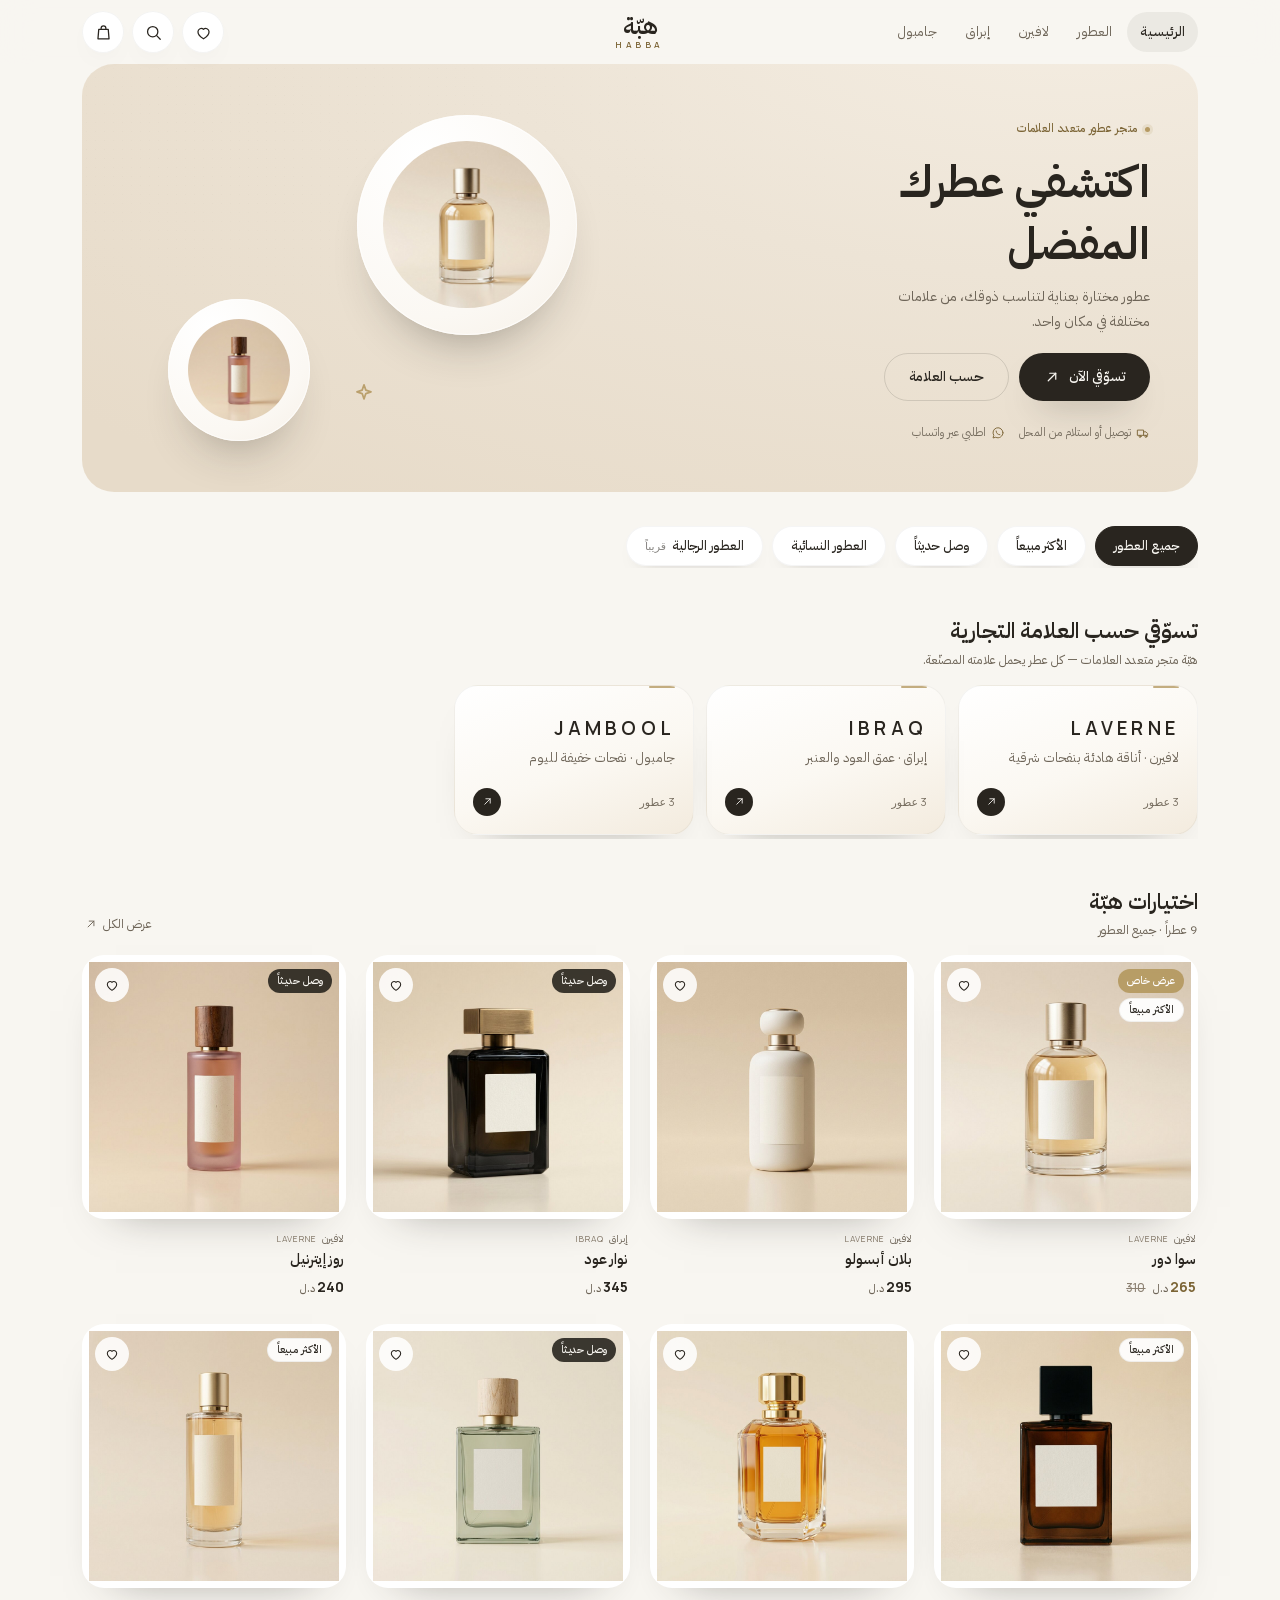
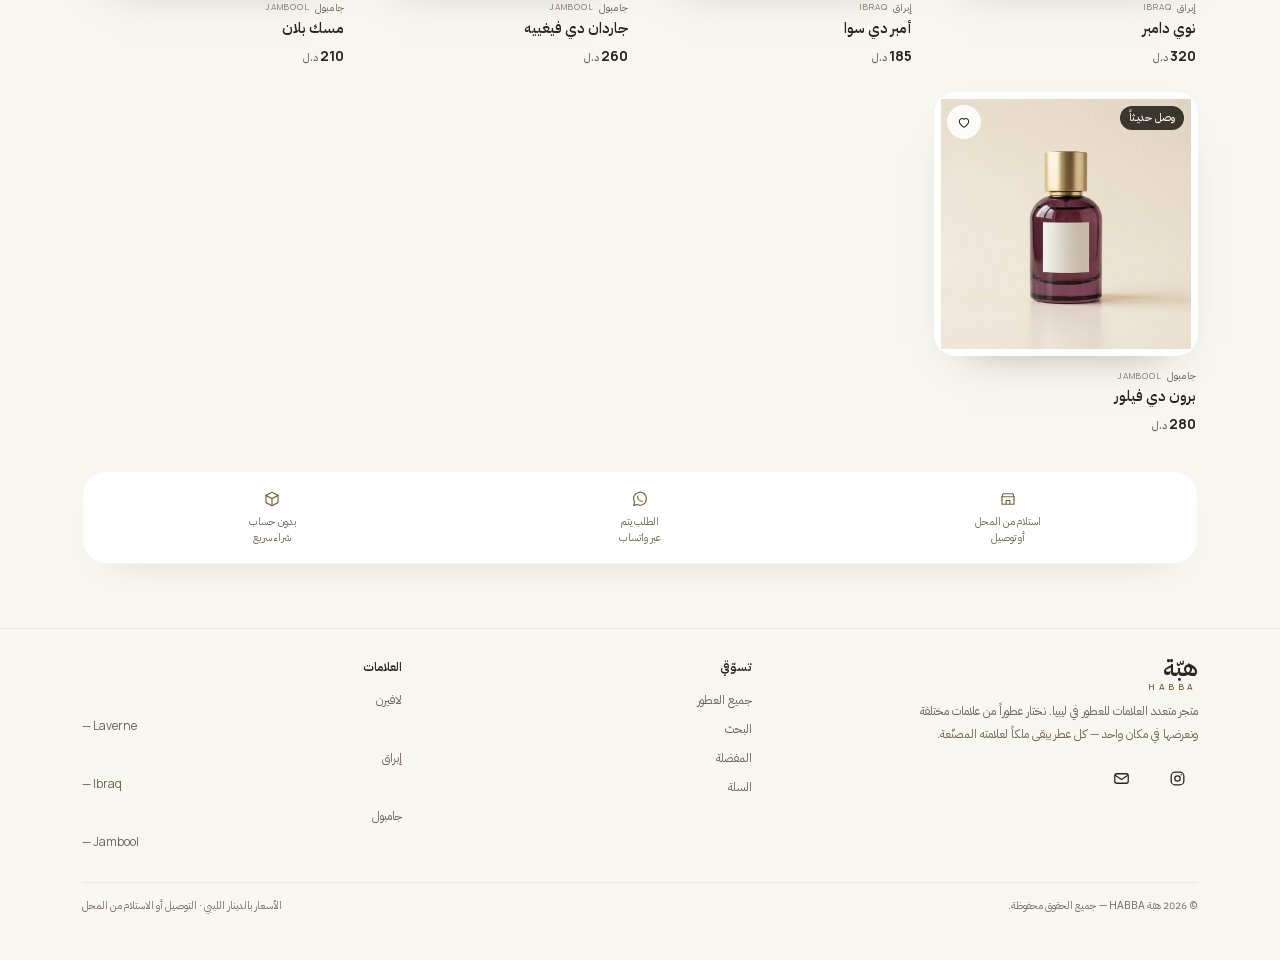
<file: habba/index.html>
<!DOCTYPE html>
<html lang="ar" dir="rtl">
<head>
  <meta charset="UTF-8">
  <meta name="viewport" content="width=device-width, initial-scale=1, viewport-fit=cover">
  <meta name="theme-color" content="#F8F6F1">
  <title>هبّة HABBA — عطور من علامات مختارة</title>
  <meta name="description" content="هبّة — متجر عطور متعدد العلامات في ليبيا. عطور نسائية من لافيرن، إبراق، جامبول وعلامات أخرى. توصيل أو استلام من المحل، والطلب عبر واتساب.">
  <link rel="icon" href="assets/img/og.png" type="image/png">
  <link rel="apple-touch-icon" href="assets/img/og.png">
  <meta property="og:title" content="هبّة HABBA — عطور من علامات مختارة">
  <meta property="og:description" content="اكتشفي عطرك المفضل من علامات مختلفة في مكان واحد.">
  <meta property="og:image" content="assets/img/og.png">
  <meta property="og:type" content="website">
  <link rel="stylesheet" href="css/habba.css">
</head>
<body>
  <a class="skip-link" href="#main">تجاوز إلى المحتوى</a>

  <div id="app" role="main"></div>
  <div id="chrome"></div>

  <script src="js/config.js"></script>
  <script src="js/data.js"></script>
  <script src="js/app.js"></script>

  <!-- ملاحظة: لتصفح الموقع بدون سيرفر محلي يمكنك فتح الملف مباشرة.
       يُفضّل تشغيله عبر: python3 -m http.server 8080 -->
</body>
</html>
</file>
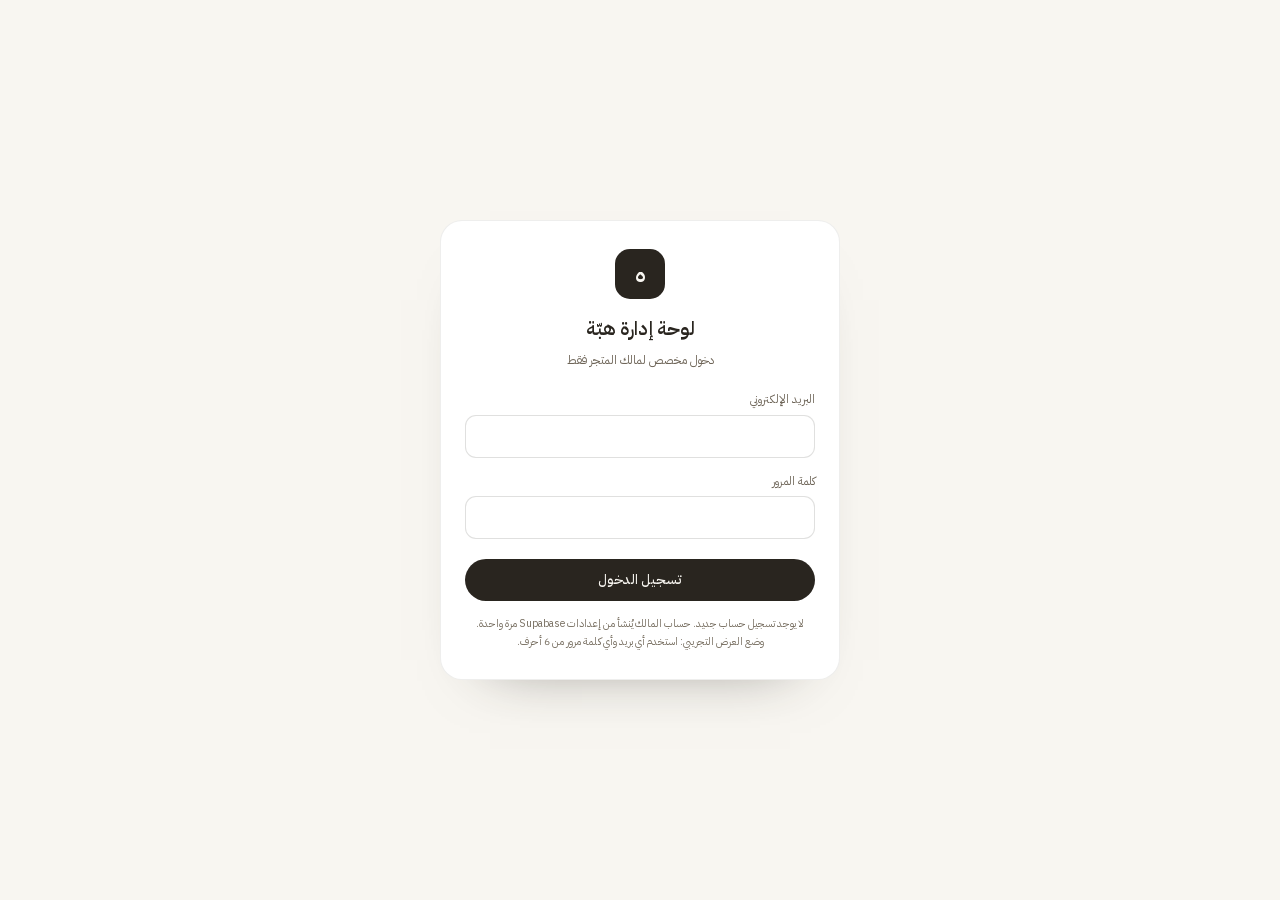
<file: habba/admin/index.html>
<!DOCTYPE html>
<html lang="ar" dir="rtl">
<head>
  <meta charset="UTF-8">
  <meta name="viewport" content="width=device-width, initial-scale=1">
  <meta name="theme-color" content="#F8F6F1">
  <meta name="robots" content="noindex, nofollow">
  <title>لوحة إدارة هبّة | HABBA Admin</title>
  <link rel="icon" href="assets/img/og.png" type="image/png">
  <link rel="stylesheet" href="css/admin.css">
</head>
<body class="adm">
  <div id="app" role="main"></div>

  <!-- ==========================================================================
       OFFLINE DEMO BACKEND
       Remove this script in production. It fakes a Supabase client in
       localStorage so the dashboard can be reviewed without a project.
       ========================================================================== -->
  <script src="js/supabase-mock.js"></script>

  <!-- ==========================================================================
       REAL SUPABASE CLIENT
       Production: load supabase-js v2 from a CDN (or self-host the ESM bundle)
       and delete js/supabase-mock.js above.

       <script src="https://cdn.jsdelivr.net/npm/@supabase/supabase-js@2"></script>
       ========================================================================== -->

  <script src="config.js"></script>
  <script src="js/db.js"></script>
  <script src="js/app.js"></script>
</body>
</html>
</file>
<file: habba/css/habba.css>
/* ============================================================
   HABBA — هبّة
   Premium multi-brand perfume storefront
   Design system: warm ivory surfaces, espresso type,
   champagne accents. Mobile-first, RTL.
   ============================================================ */

@import url("fonts.css");

/* ---------- Tokens ---------- */
:root {
  --espresso: #29251F;
  --espresso-90: rgba(41, 37, 31, 0.9);
  --espresso-70: rgba(41, 37, 31, 0.7);
  --gold: #B69A63;
  --gold-deep: #8C7342;
  --sand: #E9E0D2;
  --sand-50: #F2EBE0;
  --sand-30: #F6F1E8;
  --ivory: #F8F6F1;
  --taupe: #A69B8D;
  --ink: #221F1A;
  --ink-2: #6E6558;          /* accessible secondary text */
  --ink-3: #857C6E;
  --white: #FFFFFF;
  --line: rgba(41, 37, 31, 0.08);
  --line-strong: rgba(41, 37, 31, 0.14);

  --r-xl: 32px;
  --r-lg: 24px;
  --r-md: 18px;
  --r-sm: 12px;

  --shadow-card: 0 22px 44px -34px rgba(41, 37, 31, 0.5);
  --shadow-float: 0 18px 40px -18px rgba(41, 37, 31, 0.28);
  --shadow-pop: 0 30px 70px -24px rgba(41, 37, 31, 0.35);

  --font-ar: "IBM Plex Sans Arabic", "Tajawal", "Segoe UI", Tahoma, sans-serif;
  --font-en: "Manrope", "Inter", system-ui, sans-serif;

  --header-h: 64px;
  --nav-space: 108px;
  --wrap: 1180px;
  --ease: cubic-bezier(0.22, 0.7, 0.24, 1);
}

/* ---------- Reset & base ---------- */
*, *::before, *::after { box-sizing: border-box; }

html {
  -webkit-text-size-adjust: 100%;
  scroll-behavior: smooth;
}

body {
  margin: 0;
  background: var(--ivory);
  color: var(--espresso);
  font-family: var(--font-ar);
  font-size: 15.5px;
  line-height: 1.75;
  font-weight: 400;
  -webkit-font-smoothing: antialiased;
  text-rendering: optimizeLegibility;
  overflow-x: hidden;
}

img { max-width: 100%; display: block; }
a { color: inherit; text-decoration: none; }
button, input, select, textarea { font: inherit; color: inherit; }
button { background: none; border: 0; padding: 0; cursor: pointer; }
ul, ol { margin: 0; padding: 0; list-style: none; }
h1, h2, h3, h4, p { margin: 0; }
svg { display: block; }
::selection { background: var(--sand); color: var(--espresso); }

:focus-visible {
  outline: 2px solid var(--gold);
  outline-offset: 3px;
  border-radius: 8px;
}

.sr-only {
  position: absolute; width: 1px; height: 1px;
  padding: 0; margin: -1px; overflow: hidden;
  clip: rect(0 0 0 0); white-space: nowrap; border: 0;
}

.skip-link {
  position: fixed; inset-block-start: -60px; inset-inline-start: 16px;
  z-index: 200; background: var(--espresso); color: var(--ivory);
  padding: 10px 18px; border-radius: 999px; font-size: 13px;
  transition: inset-block-start 0.2s var(--ease);
}
.skip-link:focus { inset-block-start: 12px; }

.en, [lang="en"] {
  font-family: var(--font-en);
  direction: ltr;
  unicode-bidi: isolate;
}

/* ---------- Layout ---------- */
.container {
  width: 100%;
  max-width: var(--wrap);
  margin-inline: auto;
  padding-inline: clamp(16px, 4.2vw, 32px);
}

#app { padding-block-end: var(--nav-space); }
body.is-pdp #app, body.is-checkout #app { padding-block-end: 140px; }
body.no-nav #app { padding-block-end: 32px; }

.view { animation: viewIn 0.42s var(--ease) both; }
@keyframes viewIn {
  from { opacity: 0; transform: translateY(10px); }
  to { opacity: 1; transform: none; }
}

.section { margin-block-start: clamp(26px, 5vw, 44px); }
.section--tight { margin-block-start: clamp(18px, 3.6vw, 28px); }

.section-head {
  display: flex; align-items: flex-end; justify-content: space-between;
  gap: 12px; margin-block-end: 14px;
}
.section-title {
  font-size: clamp(18px, 3.1vw, 22px);
  font-weight: 600; line-height: 1.4; letter-spacing: 0;
}
.section-sub { font-size: 12.5px; color: var(--ink-2); margin-block-start: 2px; }
.link-more {
  display: inline-flex; align-items: center; gap: 5px;
  font-size: 12.5px; color: var(--ink-2); white-space: nowrap;
  padding: 6px 2px; transition: color 0.2s;
}
.link-more:hover { color: var(--espresso); }
.link-more svg { width: 14px; height: 14px; }

.rule { height: 1px; background: var(--line); border: 0; margin: 0; }

/* ---------- Buttons ---------- */
.btn {
  display: inline-flex; align-items: center; justify-content: center; gap: 8px;
  height: 52px; padding-inline: 26px;
  border-radius: 999px; font-size: 15px; font-weight: 500;
  transition: transform 0.2s var(--ease), background 0.25s, color 0.25s, box-shadow 0.25s;
  white-space: nowrap; -webkit-tap-highlight-color: transparent;
}
.btn:active { transform: scale(0.975); }
.btn svg { width: 18px; height: 18px; }

.btn--primary {
  background: var(--espresso); color: var(--ivory);
  box-shadow: 0 18px 34px -20px rgba(41, 37, 31, 0.65);
}
.btn--primary:hover { background: #1D1A16; }

.btn--ghost {
  background: transparent; color: var(--espresso);
  border: 1px solid var(--line-strong);
}
.btn--ghost:hover { background: rgba(255, 255, 255, 0.55); border-color: var(--taupe); }

.btn--gold {
  background: var(--gold); color: #fff;
  box-shadow: 0 16px 30px -18px rgba(140, 115, 66, 0.8);
}
.btn--gold:hover { background: var(--gold-deep); }

.btn--block { width: 100%; }
.btn--sm { height: 42px; padding-inline: 18px; font-size: 13px; }
.btn[disabled] { opacity: 0.55; pointer-events: none; }

.icon-btn {
  position: relative;
  width: 42px; height: 42px; flex: none;
  display: inline-grid; place-items: center;
  background: var(--white); color: var(--espresso);
  border: 1px solid rgba(41, 37, 31, 0.05);
  border-radius: 50%;
  box-shadow: 0 10px 22px -18px rgba(41, 37, 31, 0.55);
  transition: transform 0.2s var(--ease), background 0.2s, box-shadow 0.2s;
  -webkit-tap-highlight-color: transparent;
}
.icon-btn:hover { transform: translateY(-1px); box-shadow: 0 14px 26px -18px rgba(41, 37, 31, 0.6); }
.icon-btn:active { transform: scale(0.94); }
.icon-btn svg { width: 19px; height: 19px; }
.icon-btn--plain { background: transparent; box-shadow: none; border-color: transparent; }
.icon-btn--plain:hover { background: rgba(41, 37, 31, 0.05); }

.count-badge {
  position: absolute; inset-block-start: -3px; inset-inline-end: -3px;
  min-width: 18px; height: 18px; padding-inline: 4px;
  display: grid; place-items: center;
  background: var(--espresso); color: var(--ivory);
  font-size: 10px; font-weight: 600; line-height: 1;
  border-radius: 999px; border: 2px solid var(--ivory);
  font-family: var(--font-en);
}
.count-badge:empty, .count-badge[hidden] { display: none; }
.count-badge.bump { animation: bump 0.4s var(--ease); }
@keyframes bump { 30% { transform: scale(1.32); } }

/* ---------- Header ---------- */
.site-header {
  position: sticky; inset-block-start: 0; z-index: 50;
  background: rgba(248, 246, 241, 0.82);
  -webkit-backdrop-filter: blur(16px) saturate(1.1);
  backdrop-filter: blur(16px) saturate(1.1);
  transition: box-shadow 0.3s, background 0.3s;
}
.site-header.is-scrolled {
  background: rgba(248, 246, 241, 0.94);
  box-shadow: 0 1px 0 var(--line), 0 12px 30px -26px rgba(41, 37, 31, 0.4);
}
.site-header__inner {
  height: var(--header-h);
  display: flex; align-items: center; justify-content: space-between; gap: 10px;
}
.site-header__actions { display: flex; align-items: center; gap: 8px; }
.site-header__group { display: flex; align-items: center; gap: 8px; }

.wordmark { display: inline-flex; flex-direction: column; align-items: flex-start; line-height: 1; }
.wordmark__ar {
  font-size: 23px; font-weight: 600; letter-spacing: 0;
}
.wordmark__en {
  font-family: var(--font-en); font-size: 8.5px; font-weight: 600;
  letter-spacing: 0.42em; color: var(--gold-deep);
  margin-block-start: 3px; padding-inline-start: 1px;
}
.wordmark--center { align-items: center; }

.back-title {
  display: flex; align-items: center; gap: 10px;
  font-size: 13px; color: var(--ink-2);
}
.back-title strong { font-weight: 600; color: var(--espresso); font-size: 14px; }

/* Desktop inline nav (progressive enhancement) */
.desk-nav { display: none; align-items: center; gap: 4px; }
.desk-nav a {
  padding: 8px 12px; border-radius: 999px;
  font-size: 13.5px; color: var(--ink-2);
  transition: background 0.2s, color 0.2s;
}
.desk-nav a:hover { color: var(--espresso); background: rgba(41, 37, 31, 0.045); }
.desk-nav a.is-active { color: var(--espresso); background: rgba(41, 37, 31, 0.06); font-weight: 500; }

/* ---------- Hero ---------- */
.hero {
  position: relative;
  border-radius: var(--r-xl);
  background:
    radial-gradient(120% 150% at 88% -20%, #F5EEE3 0%, #EDE4D6 46%, #E7DBC9 100%);
  overflow: hidden;
  display: grid; gap: 6px;
  padding: clamp(22px, 5vw, 44px);
  isolation: isolate;
}
.hero::after {
  content: ""; position: absolute; inset: 0; z-index: -1;
  background-image: radial-gradient(rgba(41, 37, 31, 0.06) 0.6px, transparent 0.6px);
  background-size: 9px 9px; opacity: 0.35;
  mask-image: radial-gradient(90% 80% at 15% 20%, #000 0%, transparent 70%);
}
.hero__eyebrow {
  display: inline-flex; align-items: center; gap: 8px;
  font-size: 11.5px; color: var(--gold-deep); font-weight: 500;
  letter-spacing: 0.02em;
}
.hero__eyebrow::before {
  content: ""; width: 5px; height: 5px; border-radius: 50%;
  background: var(--gold); box-shadow: 0 0 0 3px rgba(182, 154, 99, 0.16);
}
.hero__title {
  font-size: clamp(27px, 6.4vw, 44px);
  font-weight: 600; line-height: 1.42; margin-block-start: 10px;
  max-width: 15ch;
}
.hero__text {
  margin-block-start: 8px; color: var(--ink-2);
  font-size: 14px; line-height: 1.85; max-width: 34ch;
}
.hero__cta { display: flex; flex-wrap: wrap; gap: 10px; margin-block-start: 18px; }
.hero__cta .btn { height: 48px; padding-inline: 24px; font-size: 14px; }
.hero__trust {
  display: flex; flex-wrap: wrap; align-items: center; gap: 6px 14px;
  margin-block-start: 18px; font-size: 11.5px; color: var(--ink-3);
}
.hero__trust span { display: inline-flex; align-items: center; gap: 5px; }
.hero__trust svg { width: 14px; height: 14px; color: var(--gold-deep); }

.hero__media {
  position: relative; height: clamp(190px, 46vw, 260px);
  margin-block-start: 18px;
}
.hero-disc {
  position: absolute; border-radius: 50%;
  background: radial-gradient(120% 120% at 30% 20%, #fff 0%, #FBF8F3 60%, #F4EDE2 100%);
  box-shadow: 0 30px 50px -30px rgba(41, 37, 31, 0.45), inset 0 0 0 1px rgba(255, 255, 255, 0.7);
  display: grid; place-items: center;
}
.hero-disc img { width: 76%; height: 76%; object-fit: cover; border-radius: 50%; }
.hero-disc--main {
  width: clamp(150px, 40vw, 220px); aspect-ratio: 1;
  inset-inline-start: 6%; inset-block-start: 2%;
  animation: floatY 7s ease-in-out infinite;
}
.hero-disc--sub {
  width: clamp(96px, 26vw, 142px); aspect-ratio: 1;
  inset-inline-end: 8%; inset-block-end: 2%;
  animation: floatY 8.5s ease-in-out 0.8s infinite reverse;
}
.hero-disc--sub img { width: 72%; height: 72%; }
.hero-spark {
  position: absolute; inset-inline-start: 48%; inset-block-end: 12%;
  color: var(--gold); opacity: 0.9;
}
.hero-spark svg { width: 26px; height: 26px; }
@keyframes floatY {
  0%, 100% { transform: translateY(0); }
  50% { transform: translateY(-8px); }
}

/* ---------- Category pills ---------- */
.rail {
  display: flex; gap: 9px; overflow-x: auto; overscroll-behavior-x: contain;
  scrollbar-width: none; -ms-overflow-style: none;
  scroll-snap-type: x proximity;
  padding-block: 2px;
  margin-inline: calc(clamp(16px, 4.2vw, 32px) * -1);
  padding-inline: clamp(16px, 4.2vw, 32px);
}
.rail::-webkit-scrollbar { display: none; }
.rail > * { scroll-snap-align: start; flex: none; }

.pill {
  display: inline-flex; align-items: center; justify-content: center; gap: 6px;
  height: 40px; padding-inline: 18px;
  border-radius: 999px;
  background: var(--white);
  color: var(--espresso);
  font-size: 13px; font-weight: 500;
  border: 1px solid rgba(41, 37, 31, 0.045);
  box-shadow: 0 8px 18px -16px rgba(41, 37, 31, 0.55);
  transition: background 0.28s var(--ease), color 0.28s, transform 0.2s var(--ease), border-color 0.2s;
  white-space: nowrap; -webkit-tap-highlight-color: transparent;
}
.pill:hover { border-color: rgba(41, 37, 31, 0.14); }
.pill:active { transform: scale(0.97); }
.pill.is-active {
  background: var(--espresso); color: var(--ivory);
  border-color: var(--espresso);
  box-shadow: 0 14px 26px -18px rgba(41, 37, 31, 0.75);
}
.pill--ghost { background: transparent; box-shadow: none; border-color: var(--line-strong); }
.pill--sm { height: 34px; font-size: 12px; padding-inline: 13px; }
.pill .cnt { font-family: var(--font-en); font-size: 11px; opacity: 0.55; }

/* ---------- Brand discovery ---------- */
.brand-rail {
  display: flex; gap: 12px; overflow-x: auto;
  scrollbar-width: none; scroll-snap-type: x mandatory;
  margin-inline: calc(clamp(16px, 4.2vw, 32px) * -1);
  padding-inline: clamp(16px, 4.2vw, 32px);
  padding-block-end: 4px;
}
.brand-rail::-webkit-scrollbar { display: none; }
.brand-tile {
  position: relative; flex: none;
  width: min(64vw, 230px); min-height: 128px;
  border-radius: var(--r-lg);
  background: linear-gradient(160deg, #FFFFFF 0%, #FBF8F2 55%, #F3EBDE 100%);
  border: 1px solid rgba(41, 37, 31, 0.05);
  box-shadow: var(--shadow-card);
  padding: 18px;
  display: flex; flex-direction: column; justify-content: space-between;
  scroll-snap-align: start;
  transition: transform 0.35s var(--ease), box-shadow 0.35s;
  overflow: hidden;
}
.brand-tile::before {
  content: ""; position: absolute; inset-block-start: 0; inset-inline-start: 18px;
  width: 26px; height: 2px; background: var(--gold); border-radius: 2px;
  opacity: 0.8;
}
.brand-tile:hover { transform: translateY(-3px); box-shadow: 0 26px 50px -30px rgba(41, 37, 31, 0.45); }
.brand-tile__en {
  font-family: var(--font-en); font-size: 19px; font-weight: 600;
  letter-spacing: 0.22em; color: var(--espresso); text-transform: uppercase;
  padding-block-start: 8px;
}
.brand-tile__ar { font-size: 13px; color: var(--ink-2); margin-block-start: 2px; }
.brand-tile__foot {
  display: flex; align-items: center; justify-content: space-between;
  margin-block-start: 18px;
}
.brand-tile__count {
  font-size: 11px; color: var(--ink-3);
  font-family: var(--font-en);
}
.brand-tile__arrow {
  width: 28px; height: 28px; border-radius: 50%;
  display: grid; place-items: center;
  background: var(--espresso); color: var(--ivory);
  transition: transform 0.3s var(--ease);
}
.brand-tile__arrow svg { width: 13px; height: 13px; }
.brand-tile:hover .brand-tile__arrow { transform: translate(-2px, -2px); }

/* Brand header block (collection page) */
.brand-hero {
  border-radius: var(--r-xl);
  background: linear-gradient(150deg, #FFFFFF 0%, #F7F1E6 60%, #EFE5D5 100%);
  border: 1px solid rgba(41, 37, 31, 0.05);
  padding: clamp(22px, 5vw, 40px);
  display: grid; gap: 6px;
}
.brand-hero__en {
  font-family: var(--font-en); font-weight: 600;
  font-size: clamp(26px, 6vw, 42px); letter-spacing: 0.16em;
  text-transform: uppercase; line-height: 1.2;
}
.brand-hero__ar { font-size: 15px; color: var(--ink-2); }
.brand-hero__desc {
  font-size: 13px; color: var(--ink-2); max-width: 52ch;
  margin-block-start: 8px; line-height: 1.85;
}
.brand-hero__meta {
  display: flex; flex-wrap: wrap; gap: 8px; margin-block-start: 14px;
}
.chip {
  display: inline-flex; align-items: center; gap: 5px;
  height: 30px; padding-inline: 12px; border-radius: 999px;
  background: rgba(255, 255, 255, 0.7);
  border: 1px solid rgba(41, 37, 31, 0.06);
  font-size: 11.5px; color: var(--ink-2);
}
.chip svg { width: 13px; height: 13px; color: var(--gold-deep); }

/* ---------- Product grid & cards ---------- */
.grid-products {
  display: grid;
  grid-template-columns: repeat(2, minmax(0, 1fr));
  gap: 13px 12px;
}
@media (min-width: 700px) {
  .grid-products { grid-template-columns: repeat(3, minmax(0, 1fr)); gap: 18px 16px; }
}
@media (min-width: 1060px) {
  .grid-products { grid-template-columns: repeat(4, minmax(0, 1fr)); gap: 22px 20px; }
}

.pcard { position: relative; display: flex; flex-direction: column; }
.pcard__media {
  position: relative;
  border-radius: 22px;
  background: var(--white);
  padding: 7px;
  box-shadow: var(--shadow-card);
  transition: box-shadow 0.35s var(--ease), transform 0.35s var(--ease);
}
.pcard:hover .pcard__media { box-shadow: 0 26px 46px -30px rgba(41, 37, 31, 0.55); transform: translateY(-2px); }
.pcard__img {
  position: relative; aspect-ratio: 1 / 1;
  border-radius: 16px; overflow: hidden; background: var(--sand-30);
}
.pcard__img img {
  width: 100%; height: 100%; object-fit: cover;
  transition: transform 0.7s var(--ease), opacity 0.4s;
}
.pcard:hover .pcard__img img { transform: scale(1.045); }
.pcard__media:active .pcard__img img { transform: scale(1.015); }

.badge {
  position: absolute; inset-block-start: 14px; inset-inline-start: 14px;
  z-index: 2;
  display: inline-flex; align-items: center; gap: 4px;
  height: 24px; padding-inline: 9px;
  border-radius: 999px;
  background: rgba(41, 37, 31, 0.9);
  -webkit-backdrop-filter: blur(6px); backdrop-filter: blur(6px);
  color: var(--ivory); font-size: 10.5px; font-weight: 500;
  letter-spacing: 0.01em;
}
.badge--light {
  background: rgba(255, 255, 255, 0.92); color: var(--espresso);
  border: 1px solid rgba(41, 37, 31, 0.06);
}
.badge--gold { background: rgba(182, 154, 99, 0.94); color: #FFF; }
.badge--sale { background: rgba(182, 154, 99, 0.95); color: #fff; }
.badge--out { background: rgba(255, 255, 255, 0.92); color: var(--ink-2); }

.fav-btn {
  position: absolute; inset-block-start: 14px; inset-inline-end: 14px; z-index: 2;
  width: 34px; height: 34px; border-radius: 50%;
  display: grid; place-items: center;
  background: rgba(255, 255, 255, 0.86);
  -webkit-backdrop-filter: blur(8px); backdrop-filter: blur(8px);
  color: var(--espresso);
  transition: background 0.2s, transform 0.2s var(--ease), color 0.2s;
  -webkit-tap-highlight-color: transparent;
}
.fav-btn svg { width: 16px; height: 16px; fill: none; transition: fill 0.2s; }
.fav-btn:hover { background: #fff; transform: scale(1.06); }
.fav-btn.is-on { color: var(--gold-deep); }
.fav-btn.is-on svg { fill: var(--gold); stroke: var(--gold-deep); }
.fav-btn.pop { animation: favPop 0.42s var(--ease); }
@keyframes favPop {
  0% { transform: scale(1); } 35% { transform: scale(1.24); } 70% { transform: scale(0.94); } 100% { transform: scale(1); }
}

.pcard__body { padding: 10px 4px 0; display: flex; flex-direction: column; gap: 1px; }
.pcard__name {
  font-size: 14.5px; font-weight: 600; line-height: 1.55;
  overflow: hidden; text-overflow: ellipsis; white-space: nowrap;
}
.pcard__brand {
  font-size: 11.5px; color: var(--ink-3);
  display: flex; align-items: center; gap: 5px; line-height: 1.7;
}
.pcard__brand .en { font-size: 9.5px; letter-spacing: 0.14em; text-transform: uppercase; color: var(--taupe); }
.pcard__price-row {
  display: flex; align-items: baseline; gap: 7px; margin-block-start: 3px;
  flex-wrap: wrap;
}
.price {
  font-family: var(--font-en);
  font-size: 14px; font-weight: 700; color: var(--espresso);
  letter-spacing: 0.01em; white-space: nowrap;
}
.price small { font-family: var(--font-ar); font-size: 10.5px; font-weight: 500; color: var(--ink-2); margin-inline-start: 2px; letter-spacing: 0; }
.price--old {
  font-size: 11.5px; font-weight: 500; color: var(--taupe);
  text-decoration: line-through; text-decoration-thickness: 1px;
}
.price--lg { font-size: 26px; font-weight: 700; }
.price--lg small { font-size: 13px; }
.price--sale { color: var(--gold-deep); }

.pcard__meta { font-size: 11px; color: var(--taupe); }

/* ---------- Toolbar (sort/filter) ---------- */
.toolbar {
  display: flex; align-items: center; justify-content: space-between;
  gap: 10px; margin-block: 4px 14px; flex-wrap: wrap;
}
.toolbar__count { font-size: 12px; color: var(--ink-3); }
.toolbar__right { display: flex; align-items: center; gap: 8px; }
.select-wrap { position: relative; display: inline-flex; align-items: center; }
.select-wrap svg {
  position: absolute; inset-inline-end: 11px; width: 14px; height: 14px;
  color: var(--ink-2); pointer-events: none;
}
.select {
  appearance: none; -webkit-appearance: none;
  height: 38px; padding-inline: 14px 34px;
  border-radius: 999px; background: var(--white);
  border: 1px solid rgba(41, 37, 31, 0.07);
  font-size: 12.5px; color: var(--espresso); cursor: pointer;
  box-shadow: 0 8px 18px -16px rgba(41, 37, 31, 0.5);
}
.filters-toggle { display: inline-flex; }

/* ---------- Product detail ---------- */
.pdp { display: grid; gap: 20px; margin-block-start: 14px; }
@media (min-width: 940px) {
  .pdp {
    grid-template-columns: minmax(0, 1.02fr) minmax(0, 0.98fr);
    gap: clamp(30px, 4vw, 56px);
    align-items: start;
    margin-block-start: 26px;
  }
  .pdp__media-col { position: sticky; inset-block-start: calc(var(--header-h) + 20px); }
}

.pdp__media {
  position: relative; border-radius: var(--r-xl);
  background: var(--white); padding: 10px;
  box-shadow: var(--shadow-card);
}
.pdp__img {
  aspect-ratio: 1 / 1; border-radius: 24px; overflow: hidden;
  background: var(--sand-30);
}
.pdp__img img { width: 100%; height: 100%; object-fit: cover; }
.pdp__media .fav-btn { width: 42px; height: 42px; inset-block-start: 22px; inset-inline-end: 22px; }
.pdp__media .fav-btn svg { width: 19px; height: 19px; }

.pdp__thumbs { display: flex; gap: 8px; margin-block-start: 10px; }
.pdp__thumb {
  width: 62px; height: 62px; border-radius: 16px; padding: 3px;
  background: var(--white); border: 1px solid var(--line);
  transition: border-color 0.2s, transform 0.2s;
}
.pdp__thumb img { width: 100%; height: 100%; object-fit: cover; border-radius: 13px; }
.pdp__thumb.is-active { border-color: var(--espresso); }
.pdp__thumb:hover { transform: translateY(-1px); }

.pdp__brand-row {
  display: flex; align-items: center; gap: 8px; flex-wrap: wrap;
  font-size: 12px; color: var(--ink-2);
}
.pdp__brand-row a {
  display: inline-flex; align-items: center; gap: 6px;
  font-size: 11.5px; letter-spacing: 0.16em; text-transform: uppercase;
  font-family: var(--font-en); font-weight: 600; color: var(--ink-2);
  border-bottom: 1px solid transparent; padding-block-end: 2px;
  transition: color 0.2s, border-color 0.2s;
}
.pdp__brand-row a:hover { color: var(--espresso); border-color: var(--gold); }
.pdp__brand-row .dot { width: 3px; height: 3px; border-radius: 50%; background: var(--taupe); }

.pdp__title {
  font-size: clamp(24px, 5.4vw, 36px);
  font-weight: 600; line-height: 1.35; margin-block-start: 8px;
}
.pdp__meta {
  display: flex; align-items: center; gap: 6px; flex-wrap: wrap;
  margin-block-start: 10px;
}
.pdp__price-row {
  display: flex; align-items: baseline; gap: 10px;
  margin-block-start: 14px; flex-wrap: wrap;
}
.pdp__desc {
  margin-block-start: 14px; color: var(--ink-2);
  font-size: 14px; line-height: 1.9; max-width: 56ch;
}

.opt-block { margin-block-start: 22px; }
.opt-block__label {
  display: flex; align-items: center; justify-content: space-between;
  font-size: 12.5px; color: var(--ink-2); margin-block-end: 9px;
}
.opt-block__label strong { font-weight: 600; color: var(--espresso); }
.size-row { display: flex; gap: 8px; flex-wrap: wrap; }
.size-btn {
  height: 40px; padding-inline: 16px; border-radius: 999px;
  background: var(--white); border: 1px solid var(--line);
  font-size: 12.5px; color: var(--espresso);
  display: inline-flex; align-items: center; gap: 7px;
  transition: border-color 0.2s, background 0.2s, box-shadow 0.2s;
}
.size-btn .sz-price { font-family: var(--font-en); font-size: 11px; color: var(--ink-3); }
.size-btn:hover { border-color: var(--taupe); }
.size-btn.is-active { border-color: var(--espresso); box-shadow: inset 0 0 0 1px var(--espresso); }
.size-btn[disabled] { opacity: 0.45; text-decoration: line-through; pointer-events: none; }

.notes-card {
  margin-block-start: 22px; background: var(--white);
  border-radius: 22px; padding: 16px 16px 6px;
  border: 1px solid rgba(41, 37, 31, 0.045);
  box-shadow: 0 16px 34px -30px rgba(41, 37, 31, 0.4);
}
.notes-card__head {
  display: flex; align-items: center; justify-content: space-between;
  padding-block-end: 12px;
}
.notes-card__title { font-size: 13.5px; font-weight: 600; display: flex; align-items: center; gap: 7px; }
.notes-card__title svg { width: 15px; height: 15px; color: var(--gold-deep); }
.notes-grid { display: grid; grid-template-columns: repeat(3, 1fr); }
.note-col {
  padding: 12px 10px 16px;
  border-inline-start: 1px dashed rgba(41, 37, 31, 0.12);
}
.note-col:first-child { border-inline-start: 0; padding-inline-start: 0; }
.note-col__label {
  font-size: 10.5px; color: var(--gold-deep); font-weight: 500;
  letter-spacing: 0.02em;
}
.note-col__list { margin-block-start: 5px; font-size: 12px; color: var(--ink-2); line-height: 1.75; }

.spec { margin-block-start: 18px; }
.spec__row {
  display: flex; align-items: baseline; justify-content: space-between;
  gap: 16px; padding-block: 11px;
  border-block-end: 1px solid var(--line);
  font-size: 12.5px;
}
.spec__row:last-child { border-block-end: 0; }
.spec__key { color: var(--ink-3); flex: none; }
.spec__val { color: var(--espresso); text-align: end; }

.demo-note {
  display: flex; align-items: flex-start; gap: 7px;
  margin-block-start: 14px; font-size: 11px; color: var(--ink-3);
  line-height: 1.75;
}
.demo-note svg { width: 13px; height: 13px; flex: none; margin-block-start: 3px; color: var(--taupe); }

.pdp__buy { margin-block-start: 22px; display: none; gap: 10px; align-items: center; }
@media (min-width: 940px) { .pdp__buy { display: flex; } }
.pdp__buy .btn { flex: 1; height: 56px; font-size: 15px; }
.qty {
  display: inline-flex; align-items: center; gap: 2px;
  background: var(--white); border: 1px solid var(--line);
  border-radius: 999px; padding: 4px; height: 56px;
}
.qty button {
  width: 40px; height: 44px; border-radius: 999px;
  display: grid; place-items: center; color: var(--espresso);
  transition: background 0.2s;
}
.qty button:hover { background: rgba(41, 37, 31, 0.05); }
.qty button svg { width: 15px; height: 15px; }
.qty__val {
  min-width: 26px; text-align: center; font-family: var(--font-en);
  font-size: 14px; font-weight: 600;
}

.trust-row {
  display: grid; grid-template-columns: repeat(3, 1fr); gap: 8px;
  margin-block-start: 18px;
}
.trust-item {
  background: var(--white); border-radius: 16px;
  padding: 12px 8px; text-align: center;
  border: 1px solid rgba(41, 37, 31, 0.04);
}
.trust-item svg { width: 18px; height: 18px; margin-inline: auto; color: var(--gold-deep); }
.trust-item span {
  display: block; font-size: 10.5px; color: var(--ink-2);
  margin-block-start: 6px; line-height: 1.5;
}

/* Sticky purchase bar */
.buybar {
  position: fixed; inset-inline: 0; inset-block-end: 0; z-index: 60;
  padding: 10px 16px calc(12px + env(safe-area-inset-bottom));
  background: rgba(248, 246, 241, 0.92);
  -webkit-backdrop-filter: blur(18px); backdrop-filter: blur(18px);
  border-block-start: 1px solid var(--line);
  animation: barIn 0.35s var(--ease) both;
}
.buybar__inner {
  max-width: 560px; margin-inline: auto;
  display: flex; align-items: center; gap: 10px;
}
.buybar__price { display: flex; flex-direction: column; line-height: 1.25; flex: none; }
.buybar__price .price { font-size: 16px; }
.buybar__price small { font-size: 10px; color: var(--ink-3); }
.buybar .btn { flex: 1; height: 52px; font-size: 14.5px; }
@keyframes barIn { from { transform: translateY(100%); } to { transform: none; } }
@media (min-width: 940px) { .buybar { display: none; } }

/* ---------- Cart ---------- */
.cart-layout { display: grid; gap: 18px; margin-block-start: 16px; }
@media (min-width: 920px) {
  .cart-layout { grid-template-columns: minmax(0, 1.35fr) minmax(0, 0.65fr); align-items: start; gap: 30px; }
  .cart-aside { position: sticky; inset-block-start: calc(var(--header-h) + 20px); }
}
.cart-item {
  display: grid; grid-template-columns: 84px minmax(0, 1fr); gap: 12px;
  background: var(--white); border-radius: 22px; padding: 10px;
  box-shadow: 0 16px 30px -30px rgba(41, 37, 31, 0.45);
  margin-block-end: 10px;
  animation: viewIn 0.3s var(--ease) both;
}
.cart-item__img {
  width: 84px; height: 84px; border-radius: 16px; overflow: hidden;
  background: var(--sand-30);
}
.cart-item__img img { width: 100%; height: 100%; object-fit: cover; }
.cart-item__main { display: flex; flex-direction: column; min-width: 0; padding-block-start: 2px; }
.cart-item__top { display: flex; align-items: flex-start; justify-content: space-between; gap: 8px; }
.cart-item__name { font-size: 14px; font-weight: 600; line-height: 1.5; }
.cart-item__brand { font-size: 11px; color: var(--ink-3); margin-block-start: 1px; }
.cart-item__brand .en { font-size: 9px; letter-spacing: 0.12em; text-transform: uppercase; color: var(--taupe); }
.cart-item__remove {
  width: 30px; height: 30px; flex: none; border-radius: 50%;
  display: grid; place-items: center; color: var(--ink-3);
  transition: background 0.2s, color 0.2s;
}
.cart-item__remove:hover { background: rgba(41, 37, 31, 0.05); color: var(--espresso); }
.cart-item__remove svg { width: 15px; height: 15px; }
.cart-item__bottom {
  display: flex; align-items: center; justify-content: space-between;
  gap: 8px; margin-block-start: auto; padding-block-start: 8px;
}
.qty--sm { height: 36px; padding: 2px; }
.qty--sm button { width: 28px; height: 30px; }
.qty--sm button svg { width: 13px; height: 13px; }
.qty--sm .qty__val { font-size: 13px; min-width: 22px; }
.cart-item__price { text-align: end; }
.cart-item__price .price { font-size: 13.5px; }
.cart-item__unit { font-size: 10px; color: var(--ink-3); font-family: var(--font-en); }

.summary {
  background: var(--sand-50);
  border: 1px solid rgba(41, 37, 31, 0.05);
  border-radius: var(--r-lg); padding: 18px;
}
.summary__title { font-size: 15px; font-weight: 600; margin-block-end: 12px; }
.summary__row {
  display: flex; align-items: center; justify-content: space-between;
  gap: 10px; font-size: 13px; color: var(--ink-2);
  padding-block: 6px;
}
.summary__row .en { color: var(--espresso); font-weight: 600; }
.summary__row--total {
  border-block-start: 1px solid rgba(41, 37, 31, 0.12);
  margin-block-start: 8px; padding-block-start: 12px;
  font-size: 14px; color: var(--espresso); font-weight: 600;
}
.summary__row--total .price { font-size: 19px; }
.summary__note { font-size: 11px; color: var(--ink-3); margin-block-start: 10px; line-height: 1.7; }
.summary .btn { margin-block-start: 14px; }
.free-ship {
  display: flex; align-items: center; gap: 6px;
  font-size: 11px; color: var(--gold-deep); margin-block-start: 8px;
}
.free-ship svg { width: 14px; height: 14px; flex: none; }

/* ---------- Forms / checkout ---------- */
.form-card {
  background: var(--white); border-radius: var(--r-lg);
  border: 1px solid rgba(41, 37, 31, 0.05);
  padding: 18px; margin-block-end: 14px;
  box-shadow: 0 16px 36px -34px rgba(41, 37, 31, 0.45);
}
.form-card__title { font-size: 15px; font-weight: 600; margin-block-end: 14px; display: flex; align-items: center; gap: 8px; }
.form-card__title .step {
  width: 22px; height: 22px; border-radius: 50%;
  background: var(--sand-50); color: var(--gold-deep);
  display: grid; place-items: center;
  font-family: var(--font-en); font-size: 11px; font-weight: 700;
}
.field { margin-block-end: 12px; }
.field:last-child { margin-block-end: 0; }
.field > label { display: block; font-size: 12.5px; color: var(--ink-2); margin-block-end: 6px; }
.field > label .req { color: var(--gold-deep); }
.input, .textarea {
  width: 100%; background: var(--ivory);
  border: 1px solid var(--line);
  border-radius: 15px; padding: 13px 15px;
  font-size: 14px; color: var(--espresso);
  transition: border-color 0.2s, background 0.2s, box-shadow 0.2s;
}
.input::placeholder, .textarea::placeholder { color: var(--taupe); }
.input:focus, .textarea:focus {
  outline: none; background: var(--white);
  border-color: rgba(41, 37, 31, 0.35);
  box-shadow: 0 0 0 4px rgba(182, 154, 99, 0.13);
}
.input[aria-invalid="true"] { border-color: #A9554C; background: #FDF7F6; }
.textarea { min-height: 88px; resize: vertical; }
.field__error { font-size: 11px; color: #A9554C; margin-block-start: 5px; display: none; }
.field.has-error .field__error { display: block; }

.radio-row { display: grid; grid-template-columns: 1fr 1fr; gap: 10px; }
.radio-card {
  position: relative;
  display: flex; flex-direction: column; gap: 3px;
  border: 1px solid var(--line);
  background: var(--ivory);
  border-radius: 18px; padding: 14px 14px 14px 42px;
  cursor: pointer; transition: border-color 0.22s, background 0.22s, box-shadow 0.22s;
}
.radio-card input { position: absolute; opacity: 0; pointer-events: none; }
.radio-card__check {
  position: absolute; inset-inline-start: 13px; inset-block-start: 16px;
  width: 18px; height: 18px; border-radius: 50%;
  border: 1.5px solid var(--taupe); background: #fff;
  display: grid; place-items: center;
  transition: border-color 0.2s, background 0.2s;
}
.radio-card__check::after {
  content: ""; width: 8px; height: 8px; border-radius: 50%;
  background: var(--espresso); transform: scale(0); transition: transform 0.2s var(--ease);
}
.radio-card__title { font-size: 13.5px; font-weight: 600; display: flex; align-items: center; gap: 6px; }
.radio-card__title svg { width: 15px; height: 15px; color: var(--gold-deep); }
.radio-card__sub { font-size: 11px; color: var(--ink-3); line-height: 1.6; }
.radio-card:has(input:checked) {
  border-color: var(--espresso); background: var(--white);
  box-shadow: 0 10px 24px -20px rgba(41, 37, 31, 0.5);
}
.radio-card:has(input:checked) .radio-card__check { border-color: var(--espresso); }
.radio-card:has(input:checked) .radio-card__check::after { transform: scale(1); }
.radio-card:has(input:focus-visible) { outline: 2px solid var(--gold); outline-offset: 3px; }

.order-lines { display: flex; flex-direction: column; gap: 9px; margin-block-end: 10px; }
.order-line { display: flex; align-items: center; gap: 10px; font-size: 12px; }
.order-line__img { width: 38px; height: 38px; border-radius: 10px; overflow: hidden; background: var(--sand-30); flex: none; }
.order-line__img img { width: 100%; height: 100%; object-fit: cover; }
.order-line__name { flex: 1; min-width: 0; }
.order-line__name strong { display: block; font-weight: 600; font-size: 12px; white-space: nowrap; overflow: hidden; text-overflow: ellipsis; }
.order-line__name span { font-size: 10.5px; color: var(--ink-3); }

/* ---------- Search ---------- */
.search-shell { margin-block-start: 14px; }
.searchbar {
  display: flex; align-items: center; gap: 10px;
  background: var(--white); border: 1px solid rgba(41, 37, 31, 0.06);
  border-radius: 999px; padding: 6px 8px 6px 18px;
  box-shadow: 0 18px 36px -30px rgba(41, 37, 31, 0.45);
  transition: box-shadow 0.25s, border-color 0.25s;
}
.searchbar:focus-within { border-color: rgba(41, 37, 31, 0.18); box-shadow: 0 20px 40px -26px rgba(41, 37, 31, 0.5); }
.searchbar > svg { width: 19px; height: 19px; color: var(--ink-3); flex: none; }
.searchbar input {
  flex: 1; min-width: 0; border: 0; background: none; outline: none;
  font-size: 14.5px; height: 44px; color: var(--espresso);
}
.searchbar input::placeholder { color: var(--taupe); }
.searchbar__clear {
  width: 34px; height: 34px; border-radius: 50%; flex: none;
  display: grid; place-items: center; color: var(--ink-2);
  transition: background 0.2s;
}
.searchbar__clear:hover { background: rgba(41, 37, 31, 0.06); }
.searchbar__clear svg { width: 16px; height: 16px; }
.suggest { display: flex; flex-wrap: wrap; gap: 7px; margin-block-start: 12px; }
.suggest-label { font-size: 11.5px; color: var(--ink-3); align-self: center; margin-inline-end: 2px; }

/* ---------- Empty states ---------- */
.empty {
  text-align: center; padding: clamp(34px, 9vw, 70px) 20px;
  display: flex; flex-direction: column; align-items: center;
}
.empty__icon {
  width: 62px; height: 62px; border-radius: 50%;
  background: var(--sand-50); color: var(--gold-deep);
  display: grid; place-items: center; margin-block-end: 14px;
}
.empty__icon svg { width: 26px; height: 26px; }
.empty h3 { font-size: 17px; font-weight: 600; }
.empty p { font-size: 13px; color: var(--ink-2); margin-block-start: 5px; max-width: 36ch; line-height: 1.8; }
.empty .btn { margin-block-start: 18px; }

/* ---------- Skeletons ---------- */
.sk { position: relative; overflow: hidden; background: #EFE8DC; border-radius: 14px; }
.sk::after {
  content: ""; position: absolute; inset: 0;
  background: linear-gradient(100deg, transparent 20%, rgba(255, 255, 255, 0.6) 50%, transparent 80%);
  transform: translateX(-100%);
  animation: shimmer 1.4s infinite;
}
@keyframes shimmer { to { transform: translateX(100%); } }
.sk-card { border-radius: 22px; }
.sk-card .sk-img { aspect-ratio: 1; border-radius: 18px; }
.sk-line { height: 11px; border-radius: 6px; margin-block-start: 9px; }
.sk-line.w60 { width: 60%; }
.sk-line.w40 { width: 40%; }

/* ---------- Floating nav ---------- */
.float-nav {
  position: fixed; z-index: 70;
  inset-inline: 0; inset-block-end: calc(14px + env(safe-area-inset-bottom));
  margin-inline: auto;
  width: min(400px, calc(100% - 32px));
  display: flex; align-items: center; justify-content: space-between;
  gap: 2px; padding: 7px;
  background: rgba(255, 255, 255, 0.88);
  -webkit-backdrop-filter: blur(20px) saturate(1.2);
  backdrop-filter: blur(20px) saturate(1.2);
  border: 1px solid rgba(255, 255, 255, 0.7);
  border-radius: 999px;
  box-shadow: 0 22px 50px -22px rgba(41, 37, 31, 0.38), 0 2px 0 rgba(41, 37, 31, 0.03);
  transition: transform 0.35s var(--ease), opacity 0.3s;
}
body.is-pdp .float-nav, body.is-checkout .float-nav { transform: translateY(140%); opacity: 0; pointer-events: none; }
.float-nav__item {
  position: relative; flex: 1;
  height: 46px; border-radius: 999px;
  display: flex; align-items: center; justify-content: center;

  color: var(--ink-2);
  transition: color 0.25s, background 0.3s var(--ease);
  -webkit-tap-highlight-color: transparent;
}
.float-nav__item svg { width: 20px; height: 20px; position: relative; z-index: 1; }
.float-nav__item span.lbl {
  position: absolute; inset-block-end: -1px; font-size: 8.5px; opacity: 0; transform: translateY(3px);
  transition: opacity 0.25s, transform 0.25s; pointer-events: none;
}
.float-nav__item.is-active { color: var(--ivory); background: var(--espresso); box-shadow: 0 10px 20px -12px rgba(41, 37, 31, 0.6); }
.float-nav__item.is-active svg { transform: scale(0.94); }
.float-nav__item .count-badge { inset-block-start: 7px; inset-inline-end: calc(50% - 20px); border-color: #fff; }
.float-nav__item:active { transform: scale(0.96); }

/* ---------- Drawer ---------- */
.overlay {
  position: fixed; inset: 0; z-index: 90;
  background: rgba(41, 37, 31, 0.38);
  -webkit-backdrop-filter: blur(4px); backdrop-filter: blur(4px);
  opacity: 0; pointer-events: none;
  transition: opacity 0.3s var(--ease);
}
.overlay.is-open { opacity: 1; pointer-events: auto; }

.drawer {
  position: fixed; inset-block: 0; inset-inline-start: 0; z-index: 95;
  width: min(350px, 88vw);
  background: var(--ivory);
  box-shadow: -30px 0 80px -40px rgba(41, 37, 31, 0.5);
  transform: translateX(105%);
  transition: transform 0.4s var(--ease);
  display: flex; flex-direction: column;
  overflow-y: auto; overscroll-behavior: contain;
}
[dir="ltr"] .drawer { transform: translateX(-105%); }
.drawer.is-open { transform: none; }
.drawer__head {
  display: flex; align-items: center; justify-content: space-between;
  padding: 18px 20px; border-block-end: 1px solid var(--line);
}
.drawer__body { padding: 18px 20px 26px; flex: 1; }
.drawer__group + .drawer__group { margin-block-start: 20px; }
.drawer__label {
  font-size: 10.5px; color: var(--gold-deep); font-weight: 500;
  letter-spacing: 0.04em; margin-block-end: 8px;
}
.drawer__link {
  display: flex; align-items: center; justify-content: space-between;
  gap: 10px; padding-block: 12px; font-size: 14.5px;
  border-block-end: 1px solid var(--line);
  transition: color 0.2s, padding-inline-start 0.2s;
}
.drawer__link:last-child { border-block-end: 0; }
.drawer__link:hover { color: var(--gold-deep); padding-inline-start: 4px; }
.drawer__link .en { font-size: 10px; letter-spacing: 0.14em; text-transform: uppercase; color: var(--taupe); }
.drawer__link span.count { font-family: var(--font-en); font-size: 11px; color: var(--taupe); }
.drawer__foot {
  padding: 16px 20px calc(20px + env(safe-area-inset-bottom));
  border-block-start: 1px solid var(--line);
  font-size: 11px; color: var(--ink-3); line-height: 1.8;
}
.drawer__contact {
  display: flex; align-items: center; gap: 9px;
  font-size: 12.5px; color: var(--espresso); padding-block: 7px;
}
.drawer__contact svg { width: 15px; height: 15px; color: var(--gold-deep); flex: none; }

/* ---------- Toast ---------- */
.toast-wrap {
  position: fixed; z-index: 120; inset-inline: 0;
  inset-block-end: calc(var(--nav-space) + 8px);
  display: flex; flex-direction: column; align-items: center; gap: 8px;
  pointer-events: none; padding-inline: 16px;
}
body.is-pdp .toast-wrap, body.is-checkout .toast-wrap { inset-block-end: 96px; }
.toast {
  display: inline-flex; align-items: center; gap: 8px;
  background: var(--espresso); color: var(--ivory);
  padding: 10px 16px; border-radius: 999px;
  font-size: 12.5px; box-shadow: var(--shadow-pop);
  animation: toastIn 0.35s var(--ease) both;
  max-width: 92vw;
}
.toast svg { width: 15px; height: 15px; color: #D8C49A; flex: none; }
.toast.is-out { animation: toastOut 0.3s var(--ease) both; }
@keyframes toastIn { from { opacity: 0; transform: translateY(10px) scale(0.96); } to { opacity: 1; transform: none; } }
@keyframes toastOut { to { opacity: 0; transform: translateY(6px); } }

/* ---------- Modal ---------- */
.modal {
  position: fixed; inset: 0; z-index: 110;
  display: grid; place-items: center; padding: 20px;
  opacity: 0; pointer-events: none;
  transition: opacity 0.28s var(--ease);
}
.modal.is-open { opacity: 1; pointer-events: auto; }
.modal__backdrop { position: absolute; inset: 0; background: rgba(41, 37, 31, 0.42); -webkit-backdrop-filter: blur(6px); backdrop-filter: blur(6px); }
.modal__card {
  position: relative; width: min(460px, 100%);
  max-height: 86vh; overflow-y: auto;
  background: var(--ivory); border-radius: 28px;
  padding: 24px;
  box-shadow: var(--shadow-pop);
  transform: translateY(14px) scale(0.98);
  transition: transform 0.32s var(--ease);
}
.modal.is-open .modal__card { transform: none; }
.modal__close {
  position: absolute; inset-block-start: 14px; inset-inline-end: 14px;
  width: 34px; height: 34px; border-radius: 50%;
  display: grid; place-items: center; color: var(--ink-2);
  background: rgba(41, 37, 31, 0.05);
}
.modal__close:hover { background: rgba(41, 37, 31, 0.09); }
.modal__close svg { width: 16px; height: 16px; }
.modal__icon {
  width: 56px; height: 56px; border-radius: 50%;
  background: var(--sand-50); color: var(--gold-deep);
  display: grid; place-items: center; margin-block-end: 14px;
}
.modal__icon svg { width: 25px; height: 25px; }
.modal h3 { font-size: 19px; font-weight: 600; }
.modal p { font-size: 13px; color: var(--ink-2); margin-block-start: 6px; line-height: 1.85; }
.modal__actions { display: flex; flex-direction: column; gap: 8px; margin-block-start: 18px; }
.msg-preview {
  margin-block-start: 12px; background: var(--white);
  border: 1px solid var(--line); border-radius: 16px;
  padding: 12px 14px; font-size: 11.5px; line-height: 1.9;
  color: var(--ink-2); white-space: pre-wrap; word-break: break-word;
  max-height: 200px; overflow-y: auto;
  font-family: var(--font-ar);
}

/* ---------- Footer ---------- */
.site-footer {
  margin-block-start: clamp(36px, 7vw, 64px);
  border-block-start: 1px solid var(--line);
  padding-block: 28px 20px;
}
.footer-grid { display: grid; gap: 22px; }
@media (min-width: 760px) {
  .footer-grid { grid-template-columns: 1.3fr 1fr 1fr; gap: 30px; }
}
.footer-brand p { font-size: 12px; color: var(--ink-2); margin-block-start: 8px; max-width: 40ch; line-height: 1.9; }
.footer-col h4 { font-size: 12px; font-weight: 600; color: var(--espresso); margin-block-end: 8px; }
.footer-col a, .footer-col span {
  display: block; font-size: 12px; color: var(--ink-2);
  padding-block: 4px; transition: color 0.2s;
}
.footer-col a:hover { color: var(--espresso); }
.footer-legal {
  margin-block-start: 22px; padding-block-start: 14px;
  border-block-start: 1px solid var(--line);
  display: flex; flex-wrap: wrap; align-items: center; justify-content: space-between;
  gap: 8px; font-size: 10.5px; color: var(--ink-3); line-height: 1.8;
}
.footer-legal .en { font-size: 9.5px; letter-spacing: 0.1em; }

/* ---------- Breadcrumbs ---------- */
.crumbs {
  display: flex; align-items: center; gap: 6px; flex-wrap: wrap;
  font-size: 11px; color: var(--ink-3); padding-block-start: 14px;
}
.crumbs a:hover { color: var(--espresso); }
.crumbs svg { width: 11px; height: 11px; opacity: 0.5; }

.page-head { padding-block-start: clamp(14px, 3vw, 24px); }
.page-title { font-size: clamp(23px, 4.6vw, 32px); font-weight: 600; line-height: 1.4; }
.page-sub { font-size: 13px; color: var(--ink-2); margin-block-start: 4px; }

/* ---------- Utilities ---------- */
.mt-8 { margin-block-start: 8px; }
.mt-16 { margin-block-start: 16px; }
.mt-24 { margin-block-start: 24px; }
.muted { color: var(--ink-2); }
.tiny { font-size: 11px; color: var(--ink-3); }
.row { display: flex; align-items: center; gap: 8px; }
.row--between { justify-content: space-between; }
.grow { flex: 1; }
.hide { display: none !important; }
.only-mobile { display: block; }
@media (min-width: 900px) { .only-mobile { display: none !important; } }

/* Horizontal product rail (related) */
.h-rail {
  display: flex; gap: 12px; overflow-x: auto; scrollbar-width: none;
  scroll-snap-type: x mandatory;
  margin-inline: calc(clamp(16px, 4.2vw, 32px) * -1);
  padding-inline: clamp(16px, 4.2vw, 32px);
  padding-block-end: 6px;
}
.h-rail::-webkit-scrollbar { display: none; }
.h-rail > * { flex: none; width: 150px; scroll-snap-align: start; }
@media (min-width: 700px) { .h-rail > * { width: 190px; } }

/* Desktop refinements */
@media (min-width: 900px) {
  body { font-size: 16px; }
  .hero { grid-template-columns: 1.05fr 0.95fr; align-items: center; gap: 20px; padding: 44px 48px; }
  .hero__media { margin-block-start: 0; height: 300px; }
  .hero__title { max-width: 13ch; }
  .hero__trust { margin-block-start: 22px; }
  .desk-nav { display: flex; }
  .site-header .menu-only-mobile { display: none; }
  .pdp__media-col { top: 96px; }
  .drawer { display: none; }
  .brand-tile { width: 240px; min-height: 140px; }
}
@media (min-width: 1060px) {
  .hero { min-height: 400px; }
  .hero__media { height: 340px; }
}

/* Reduced motion */
@media (prefers-reduced-motion: reduce) {
  html { scroll-behavior: auto; }
  *, *::before, *::after {
    animation-duration: 0.001ms !important;
    animation-iteration-count: 1 !important;
    transition-duration: 0.001ms !important;
  }
}

/* ============================================================
   Component additions
   ============================================================ */

/* Stacked badges inside product cards */
.pcard__badges { position: absolute; inset-block-start: 14px; inset-inline-start: 14px; z-index: 2; display: flex; flex-direction: column; align-items: flex-start; gap: 5px; }
.pcard__badges .badge { position: static; }
.badge--second { background: rgba(255, 255, 255, 0.94); color: var(--espresso); border: 1px solid rgba(41, 37, 31, 0.06); }

/* Trust strip on home */
.trust-card {
  display: grid; grid-template-columns: repeat(3, 1fr); gap: 9px;
  background: var(--white); border-radius: var(--r-lg);
  padding: 14px 10px; border: 1px solid rgba(41, 37, 31, 0.045);
  box-shadow: 0 18px 40px -38px rgba(41, 37, 31, 0.5);
}
.trust-card .trust-item { background: transparent; padding: 4px 2px; border: 0; }

/* Sticky purchase bar sits above the safe area; nav hides on PDP */
.buybar { box-shadow: 0 -18px 40px -30px rgba(41, 37, 31, 0.4); }


/* Header small-screen tightening */
@media (max-width: 380px) {
  .icon-btn { width: 38px; height: 38px; }
  .icon-btn svg { width: 18px; height: 18px; }
  .wordmark__ar { font-size: 21px; }
  .grid-products { gap: 11px 10px; }
  .pcard__media { border-radius: 19px; padding: 6px; }
  .pcard__img { border-radius: 14px; }
  .pcard__name { font-size: 13.5px; }
}

/* Tablet: two-up hero polish */
@media (min-width: 700px) and (max-width: 899px) {
  .hero { grid-template-columns: 1fr; }
  .hero__media { display: none; }
}

/* PDP: thumbnails hidden on very small width? keep — they aid affordance */
@media (max-width: 359px) {
  .pdp__thumbs { gap: 6px; }
  .pdp__thumb { width: 54px; height: 54px; }
}

/* Empty cart icon spacing */
.empty .btn { align-self: center; }

/* Demo note alignment inside grid sections */
.section > .demo-note { margin-block-start: 16px; }

/* Brand hero on very small screens */
@media (max-width: 380px) {
  .brand-hero__en { letter-spacing: 0.1em; }
}

/* Favorite button on PDP should not overlap badges (badges are in body) */
.pdp__media .fav-btn { z-index: 3; }

/* Focus rings on dark pills */
.pill.is-active:focus-visible { outline-color: var(--gold-deep); outline-offset: 2px; }

/* Modal message preview scrollbar */
.msg-preview::-webkit-scrollbar { width: 6px; }
.msg-preview::-webkit-scrollbar-thumb { background: var(--sand); border-radius: 3px; }

/* Selection of size text price tone */
.sz-price { color: var(--ink-3); }
.size-btn.is-active .sz-price { color: var(--gold-deep); }

/* Keep toast above checkout buybar */
body.is-checkout .toast-wrap { inset-block-end: 92px; }

/* ============================================================
   Layout corrections
   ============================================================ */

/* Unify container gutters with rails (fixes category-rail drift) */
.container { padding-inline: var(--gutter); }
:root { --gutter: clamp(16px, 4.2vw, 32px); }
.rail, .brand-rail, .h-rail {
  margin-inline: calc(var(--gutter) * -1);
  padding-inline: var(--gutter);
}

/* Header: menu on the end side (RTL start = right), logo left */
/* Header is a 3-column grid: start actions | centered wordmark | end actions */
.site-header__inner {
  display: grid;
  grid-template-columns: minmax(0, 1fr) auto minmax(0, 1fr);
  align-items: center;
  gap: 10px;
}
.site-header__inner > :first-child { justify-self: start; }
.site-header__inner > :last-child { justify-self: end; margin-inline-start: 0; }
.site-header__inner > .wordmark,
.site-header__inner > .back-title,
.site-header__inner > strong { justify-self: center; }

/* Product card typography hierarchy */
.pcard__body { gap: 0; }
.pcard__brand { order: 0; font-size: 10px; letter-spacing: 0.02em; }
.pcard__brand .en { font-size: 8.5px; letter-spacing: 0.12em; }
.pcard__name { font-size: 14.5px; }
.pcard__price-row { margin-block-start: 4px; }

/* Round fav button in product card (was clipped by padding box) */
.pcard .fav-btn { inset-block-start: 13px; inset-inline-end: 13px; }

/* Nav labels: hidden but keep counts visible; ensure taps don't cover content */
.float-nav__item .count-badge { inset-block-start: 3px; inset-inline-end: calc(50% - 19px); }

/* Section rhythm on desktop */
@media (min-width: 900px) {
  .section { margin-block-start: 48px; }
  .section--tight { margin-block-start: 32px; }
}

/* Purchase row (desktop PDP) sits after size selector */
.pdp__buy { margin-block-start: 18px; }
.pdp__buy .qty { background: var(--white); }

/* Header wordmark absolute centering needs the bar height */
.site-header__inner { min-height: var(--header-h); }

/* Drawer hidden on desktop (kept) */
@media (min-width: 900px) { .drawer { display: none !important; } .overlay { display: none !important; } }

/* Header: space between the two icon groups */

/* ============================================================
   Final polish pass
   ============================================================ */

/* Radio cards: padding must follow the inline axis in RTL */
.radio-card {
  padding-block: 14px;
  padding-inline: 42px 14px;
  border-radius: 18px;
}
.radio-card__check { inset-inline-start: 14px; inset-block-start: 15px; }
.radio-card__title { white-space: nowrap; gap: 5px; font-size: 13px; }
.radio-card__sub { line-height: 1.65; }

/* Hero discs: avoid overlap on narrow screens */
@media (max-width: 420px) {
  .hero-disc--main { inset-inline-start: 2%; }
  .hero-disc--sub { inset-inline-end: 2%; inset-block-end: 0; width: 92px; }
}

/* Product card: soften secondary typography */
.pcard__brand span:first-child { color: var(--ink-2); }
.pcard__brand .en { color: var(--taupe); }

/* Thumbnail chips: clearer active affordance */
.pdp__thumb { background: var(--white); }
.pdp__thumb.is-active { border-color: var(--espresso); box-shadow: inset 0 0 0 1px var(--espresso); }

/* Notes columns: readable line height on small screens */
.note-col__list { font-size: 11.5px; }
@media (max-width: 359px) { .note-col__list { font-size: 11px; } }

/* Summary card CTA needs breathing room from the total row */
.summary .btn--block { margin-block-start: 16px; }

/* Search page: keep brand rail inside gutters on desktop */
@media (min-width: 900px) {
  .brand-rail { margin-inline: 0; padding-inline: 0; }
  .rail { margin-inline: 0; padding-inline: 0; }
}

/* PDP: remove extra gap between media and content on mobile */
@media (max-width: 939px) {
  .pdp { gap: 14px; }
  .pdp__thumbs { justify-content: center; }
}

/* Cart item: price alignment */
.cart-item__price .price { justify-content: flex-end; }
.cart-item__unit { margin-block-start: 1px; }

/* Footer on mobile: more air */
@media (max-width: 759px) {
  .footer-grid { gap: 18px; }
  .site-footer { padding-block-end: 28px; }
}

/* Toast text wrapping */
.toast span { line-height: 1.5; }

/* Keep the floating nav clear of iOS home indicator */
@supports (padding: max(0px)) {
  .float-nav { inset-block-end: max(14px, env(safe-area-inset-bottom)); }
}

/* ============================================================
   Desktop navigation
   ============================================================ */
.desk-only { display: none; }
.desk-nav { display: none; }

@media (min-width: 900px) {
  .desk-only { display: inline-grid; }
  .desk-nav { display: flex; align-items: center; gap: 2px; }
  .desk-nav a {
    padding: 8px 13px; border-radius: 999px;
    font-size: 13.5px; color: var(--ink-2);
    transition: background 0.2s, color 0.2s;
  }
  .desk-nav a:hover { color: var(--espresso); background: rgba(41, 37, 31, 0.045); }
  .desk-nav a.is-active { color: var(--espresso); font-weight: 500; background: rgba(41, 37, 31, 0.06); }

  /* Floating capsule is a mobile signature; desktop uses header nav */
  .float-nav { display: none; }
  body { --nav-space: 24px; }
  #app { padding-block-end: 24px; }

  /* Product card typography a touch tighter on wide cards */
  .pcard__body { padding: 8px 2px 0; }
}

/* ---------- Icon safety + summary note ---------- */
.summary__note { display: block; }
.summary__note svg {
  width: 13px; height: 13px; display: inline-block;
  vertical-align: -2px; margin-inline-end: 4px; color: var(--gold-deep);
}

/* ---------- Brand hero: editorial split (desktop) ---------- */
.brand-hero { position: relative; overflow: hidden; }
.brand-hero__media { display: none; }
@media (min-width: 900px) {
  .brand-hero {
    grid-template-columns: minmax(0, 1.15fr) minmax(0, 0.85fr);
    align-items: center;
    gap: 34px;
    padding: 46px 48px;
  }
  .brand-hero__media {
    display: grid; place-items: center;
    order: 2; align-self: center;
  }
  .brand-hero__media img {
    width: 100%; max-width: 300px; height: auto; aspect-ratio: 1;
    object-fit: cover; border-radius: 999px;
    box-shadow: 0 30px 60px -34px rgba(41,37,31,.5), inset 0 0 0 10px #fff;
    border: 10px solid #fff;
  }
  .brand-hero__copy { order: 1; }
  .brand-hero::before {
    content: ""; position: absolute; inset-block-start: -40%; inset-inline-start: -8%;
    width: 46%; aspect-ratio: 1; border-radius: 50%;
    background: radial-gradient(circle at 40% 40%, rgba(182,154,99,.14), transparent 68%);
    pointer-events: none;
  }
}

/* ---------- Product card spacing ---------- */
.pcard__body { padding-block: 11px 2px; gap: 1px; }
.pcard__name { margin-block-start: 1px; line-height: 1.45; }

/* ---------- Motion & hover consistency ---------- */
@media (hover: hover) and (pointer: fine) {
  .pcard:hover .pcard__name { color: var(--gold-deep); }
  .pcard__name { transition: color .25s var(--ease); }
}

/* ---------- Sticky header: small blur edge ---------- */
.site-header::after {
  content: ""; position: absolute; inset-inline: 0; inset-block-end: -1px;
  height: 1px; background: transparent; transition: background .3s;
}
.site-header.is-scrolled::after { background: var(--line); }

/* ---------- Search results spacing ---------- */
#searchResults .toolbar { margin-block-end: 12px; }

/* ============================================================
   Accessibility: contrast-safe secondary tones
   (--ink-3 and --gold-deep were below 4.5:1 for small text)
   ============================================================ */
:root {
  --ink-3: #776E60;      /* 4.6:1 on ivory */
  --gold-deep: #7C6536;  /* 5.2:1 on ivory */
  --taupe: #8C8172;      /* 3.7:1 — used for decorations, not body copy */
}
.pcard__brand .en { color: #8C8172; }
.sz-price { color: var(--ink-3); }

/* iOS Safari: prevent zoom-on-focus for form fields */
@media (max-width: 899px) {
  .input, .textarea, .searchbar input { font-size: 16px; }
}

/* Live region is visually hidden by .sr-only already */
</file>
<file: habba/admin/css/admin.css>
/* ============================================================================
   HABBA Admin Dashboard
   Shares the storefront palette (css/tokens.css) but is a working tool:
   denser, plainer, no decorative motion. RTL throughout.
   ============================================================================ */

@import url("tokens.css");

*, *::before, *::after { box-sizing: border-box; }

html { -webkit-text-size-adjust: 100%; }

body.adm {
  margin: 0;
  background: var(--ivory);
  color: var(--espresso);
  font-family: var(--font-ar);
  font-size: 14.5px;
  line-height: 1.7;
  -webkit-font-smoothing: antialiased;
}

.en { font-family: var(--font-en); direction: ltr; unicode-bidi: isolate; }
img { max-width: 100%; display: block; }
a { color: inherit; text-decoration: none; }
button, input, select, textarea { font: inherit; color: inherit; }
button { cursor: pointer; background: none; border: 0; padding: 0; }
h1, h2, h3, h4, p { margin: 0; }
ul { margin: 0; padding: 0; list-style: none; }
svg { display: block; }
::selection { background: var(--sand); }
.sr-only {
  position: absolute; width: 1px; height: 1px; padding: 0; margin: -1px;
  overflow: hidden; clip: rect(0 0 0 0); white-space: nowrap; border: 0;
}
:focus-visible { outline: 2px solid var(--gold-deep); outline-offset: 2px; border-radius: 8px; }

/* ------------------------------- shell ------------------------------- */
.shell { display: grid; grid-template-columns: 1fr; min-height: 100vh; }
@media (min-width: 1024px) {
  .shell { grid-template-columns: 264px minmax(0, 1fr); }
}

/* sidebar */
.side {
  background: var(--white);
  border-inline-end: 1px solid var(--line);
  padding: 18px 14px 16px;
  display: flex; flex-direction: column; gap: 4px;
  position: sticky; inset-block-start: 0;
  height: 100vh; overflow-y: auto;
}
@media (max-width: 1023px) {
  .side {
    position: fixed; inset-block: 0; inset-inline-start: 0; z-index: 60;
    width: 270px; transform: translateX(105%);
    transition: transform .3s cubic-bezier(.22,.7,.24,1);
    box-shadow: -20px 0 60px -30px rgba(41,37,31,.4);
  }
  [dir="ltr"] .side { transform: translateX(-105%); }
  .side.is-open { transform: none; }
}
.side__brand { display: flex; align-items: center; gap: 10px; padding: 4px 8px 16px; }
.side__mark {
  width: 38px; height: 38px; border-radius: 12px; flex: none;
  background: var(--espresso); color: var(--ivory);
  display: grid; place-items: center;
  font-size: 17px; font-weight: 600;
}
.side__title { font-size: 16px; font-weight: 600; line-height: 1.2; }
.side__sub { font-size: 10px; letter-spacing: .16em; color: var(--ink-3); font-family: var(--font-en); }

.side__label {
  font-size: 10px; color: var(--ink-3); letter-spacing: .06em;
  padding: 14px 10px 6px;
}
.nav-item {
  display: flex; align-items: center; gap: 10px;
  padding: 10px 12px; border-radius: 12px;
  font-size: 13.5px; color: var(--ink-2);
  transition: background .18s, color .18s;
}
.nav-item svg { width: 18px; height: 18px; flex: none; }
.nav-item:hover { background: var(--sand-30); color: var(--espresso); }
.nav-item.is-active { background: var(--espresso); color: var(--ivory); font-weight: 500; }
.nav-item .badge-count {
  margin-inline-start: auto; font-family: var(--font-en); font-size: 11px;
  background: var(--sand-50); color: var(--gold-deep);
  min-width: 22px; height: 20px; padding-inline: 6px;
  display: grid; place-items: center; border-radius: 999px;
}
.nav-item.is-active .badge-count { background: rgba(255,255,255,.16); color: var(--ivory); }
.side__foot { margin-block-start: auto; padding-block-start: 14px; border-block-start: 1px solid var(--line); }
.side__user { display: flex; align-items: center; gap: 8px; padding: 8px 10px; font-size: 12px; color: var(--ink-2); }
.side__user .dot { width: 7px; height: 7px; border-radius: 50%; background: #4C7A5A; flex: none; }

/* main column */
.main { min-width: 0; padding-block-end: 40px; }
.topbar {
  position: sticky; inset-block-start: 0; z-index: 30;
  display: flex; align-items: center; gap: 10px;
  padding: 12px 18px;
  background: rgba(248,246,241,.92);
  -webkit-backdrop-filter: blur(12px); backdrop-filter: blur(12px);
  border-block-end: 1px solid var(--line);
}
.topbar__title { font-size: 16px; font-weight: 600; }
.topbar__sub { font-size: 11px; color: var(--ink-3); }
.topbar__right { margin-inline-start: auto; display: flex; align-items: center; gap: 8px; }
.page { padding: 18px; max-width: 1240px; }
@media (min-width: 900px) { .page { padding: 26px 30px 40px; } }

.menu-btn { display: grid; place-items: center; width: 38px; height: 38px; border-radius: 10px; border: 1px solid var(--line); background: var(--white); }
@media (min-width: 1024px) { .menu-btn { display: none; } }
.menu-btn svg { width: 18px; height: 18px; }

/* ------------------------------- atoms ------------------------------- */
.card {
  background: var(--white); border: 1px solid var(--line);
  border-radius: 18px; padding: 16px;
}
.card--pad0 { padding: 0; overflow: hidden; }
.card__head {
  display: flex; align-items: center; justify-content: space-between; gap: 10px;
  padding: 14px 16px; border-block-end: 1px solid var(--line);
}
.card__title { font-size: 14px; font-weight: 600; }
.card__link { font-size: 12px; color: var(--gold-deep); }
.card__link:hover { text-decoration: underline; }

.btn {
  display: inline-flex; align-items: center; justify-content: center; gap: 7px;
  height: 42px; padding-inline: 18px; border-radius: 999px;
  font-size: 13.5px; font-weight: 500; white-space: nowrap;
  transition: background .18s, color .18s, border-color .18s, transform .12s;
}
.btn:active { transform: scale(.985); }
.btn svg { width: 16px; height: 16px; flex: none; }
.btn--primary { background: var(--espresso); color: var(--ivory); }
.btn--primary:hover { background: #1d1a16; }
.btn--ghost { border: 1px solid var(--line-strong); color: var(--espresso); background: var(--white); }
.btn--ghost:hover { border-color: var(--taupe); }
.btn--danger { background: #8E3B31; color: #fff; }
.btn--danger:hover { background: #7a322a; }
.btn--sm { height: 34px; padding-inline: 13px; font-size: 12px; }
.btn--block { width: 100%; }
.btn[disabled] { opacity: .5; pointer-events: none; }

.icon-btn {
  width: 34px; height: 34px; border-radius: 9px;
  display: grid; place-items: center;
  border: 1px solid var(--line); background: var(--white); color: var(--ink-2);
  transition: background .18s, color .18s, border-color .18s;
}
.icon-btn:hover { background: var(--sand-30); color: var(--espresso); }
.icon-btn svg { width: 15px; height: 15px; }
.icon-btn--danger:hover { background: #FBEFEE; color: #8E3B31; border-color: #E9CFCB; }

.tag {
  display: inline-flex; align-items: center; gap: 5px;
  height: 24px; padding-inline: 9px; border-radius: 999px;
  font-size: 11px; font-weight: 500; white-space: nowrap;
}
.tag--neutral { background: var(--sand-30); color: var(--ink-2); }
.tag--green   { background: #EAF1EA; color: #3C6647; }
.tag--gold    { background: #F5EEDF; color: var(--gold-deep); }
.tag--blue    { background: #E9EFF3; color: #39586B; }
.tag--red     { background: #FBEFEE; color: #8E3B31; }
.tag--muted   { background: #F1EEE9; color: #6E6558; }
.tag::before { content: ""; width: 5px; height: 5px; border-radius: 50%; background: currentColor; opacity: .75; }

/* stat cards */
.stats { display: grid; gap: 10px; grid-template-columns: repeat(2, minmax(0,1fr)); }
@media (min-width: 900px) { .stats { grid-template-columns: repeat(4, minmax(0,1fr)); gap: 14px; } }
.stat {
  background: var(--white); border: 1px solid var(--line);
  border-radius: 16px; padding: 14px 15px;
  display: flex; flex-direction: column; gap: 2px;
}
.stat__label { font-size: 11.5px; color: var(--ink-2); display: flex; align-items: center; gap: 6px; }
.stat__label svg { width: 14px; height: 14px; color: var(--gold-deep); }
.stat__value { font-family: var(--font-en); font-size: 25px; font-weight: 700; line-height: 1.35; letter-spacing: -.01em; }
.stat__value small { font-family: var(--font-ar); font-size: 12px; font-weight: 500; color: var(--ink-3); margin-inline-start: 3px; }
.stat__foot { font-size: 10.5px; color: var(--ink-3); }
.stat--accent { background: var(--espresso); border-color: var(--espresso); }
.stat--accent .stat__label, .stat--accent .stat__foot { color: rgba(248,246,241,.66); }
.stat--accent .stat__value { color: var(--ivory); }
.stat--accent .stat__label svg { color: var(--gold); }

/* section rhythm */
.block { margin-block-start: 18px; }
.block__head { display: flex; align-items: baseline; justify-content: space-between; gap: 10px; margin-block-end: 10px; }
.block__title { font-size: 15px; font-weight: 600; }
.block__hint { font-size: 11px; color: var(--ink-3); }
.grid-2 { display: grid; gap: 14px; }
@media (min-width: 900px) { .grid-2 { grid-template-columns: minmax(0,1fr) minmax(0,1fr); } }

/* ------------------------------- tables ------------------------------- */
.table-wrap { overflow-x: auto; }
table.adm { width: 100%; border-collapse: collapse; font-size: 12.5px; }
table.adm th {
  text-align: start; font-weight: 500; color: var(--ink-3);
  font-size: 11px; padding: 10px 12px; background: var(--sand-30);
  white-space: nowrap; border-block-end: 1px solid var(--line);
}
table.adm td { padding: 11px 12px; border-block-end: 1px solid var(--line); vertical-align: middle; }
table.adm tbody tr:hover { background: #FCFAF6; }
table.adm tbody tr:last-child td { border-block-end: 0; }
.num { font-family: var(--font-en); font-variant-numeric: tabular-nums; }
.td-actions { display: flex; gap: 5px; justify-content: flex-end; }
.td-main { min-width: 150px; }
.td-main strong { font-weight: 600; display: block; line-height: 1.45; }
.td-main span { font-size: 11px; color: var(--ink-3); }

/* product thumb */
.thumb {
  width: 42px; height: 42px; border-radius: 10px; object-fit: cover;
  background: var(--sand-30); border: 1px solid var(--line); flex: none;
}
.thumb--lg { width: 84px; height: 84px; border-radius: 14px; }
.cell-product { display: flex; align-items: center; gap: 10px; }

/* ------------------------------- forms ------------------------------- */
.form-grid { display: grid; gap: 12px; }
@media (min-width: 620px) { .form-grid--2 { grid-template-columns: 1fr 1fr; } }
.field label, .field > span.lbl {
  display: block; font-size: 11.5px; color: var(--ink-2); margin-block-end: 5px;
}
.field .req { color: #8E3B31; }
.input, .select, .textarea {
  width: 100%; background: var(--white);
  border: 1px solid var(--line-strong); border-radius: 11px;
  padding: 9px 12px; font-size: 13.5px; color: var(--espresso);
  transition: border-color .15s, box-shadow .15s;
}
.input:focus, .select:focus, .textarea:focus {
  outline: none; border-color: var(--taupe);
  box-shadow: 0 0 0 3px rgba(182,154,99,.16);
}
.input[aria-invalid="true"], .textarea[aria-invalid="true"] { border-color: #B4695D; background: #FDF8F7; }
.textarea { min-height: 84px; resize: vertical; line-height: 1.7; }
.select { appearance: none; background-image: url("data:image/svg+xml,%3Csvg xmlns='http://www.w3.org/2000/svg' width='14' height='14' viewBox='0 0 24 24' fill='none' stroke='%236E6558' stroke-width='1.8'%3E%3Cpath d='M6 9.5l6 6 6-6'/%3E%3C/svg%3E"); background-repeat: no-repeat; background-position: left 12px center; padding-inline-end: 34px; }
[dir="ltr"] .select { background-position: right 12px center; padding-inline: 12px 34px; }
.hint { font-size: 10.5px; color: var(--ink-3); margin-block-start: 4px; line-height: 1.6; }
.err { font-size: 11px; color: #8E3B31; margin-block-start: 4px; display: none; }
.field.has-error .err { display: block; }

/* switch */
.switch { display: flex; align-items: center; gap: 10px; cursor: pointer; }
.switch input { position: absolute; opacity: 0; width: 0; height: 0; }
.switch__track {
  width: 40px; height: 23px; border-radius: 999px; background: #D9D1C4;
  position: relative; transition: background .2s; flex: none;
}
.switch__track::after {
  content: ""; position: absolute; inset-block-start: 3px; inset-inline-start: 3px;
  width: 17px; height: 17px; border-radius: 50%; background: #fff;
  transition: transform .2s cubic-bezier(.22,.7,.24,1);
  box-shadow: 0 1px 2px rgba(0,0,0,.18);
}
.switch input:checked + .switch__track { background: #3F6B4C; }
.switch input:checked + .switch__track::after { transform: translateX(-17px); }
[dir="ltr"] .switch input:checked + .switch__track::after { transform: translateX(17px); }
.switch input:focus-visible + .switch__track { outline: 2px solid var(--gold-deep); outline-offset: 2px; }
.switch__text { font-size: 13px; }
.switch__desc { font-size: 11px; color: var(--ink-3); }

/* image uploader */
.uploader {
  display: grid; gap: 10px;
  border: 1px dashed var(--line-strong); border-radius: 14px;
  padding: 14px; background: var(--sand-30);
}
.thumbs { display: flex; flex-wrap: wrap; gap: 8px; }
.thumb-item { position: relative; width: 74px; height: 74px; border-radius: 12px; overflow: hidden; border: 2px solid transparent; }
.thumb-item img { width: 100%; height: 100%; object-fit: cover; }
.thumb-item.is-primary { border-color: var(--espresso); }
.thumb-item__x {
  position: absolute; inset-block-start: 2px; inset-inline-end: 2px;
  width: 20px; height: 20px; border-radius: 50%;
  background: rgba(41,37,31,.82); color: #fff;
  display: grid; place-items: center;
}
.thumb-item__x svg { width: 11px; height: 11px; }
.thumb-item__star {
  position: absolute; inset-block-end: 2px; inset-inline-start: 2px;
  width: 20px; height: 20px; border-radius: 50%;
  background: rgba(255,255,255,.9); color: var(--espresso);
  display: grid; place-items: center;
}
.thumb-item__star svg { width: 11px; height: 11px; }
.file-btn {
  display: inline-flex; align-items: center; gap: 7px;
  height: 36px; padding-inline: 14px; border-radius: 999px;
  background: var(--white); border: 1px solid var(--line-strong);
  font-size: 12.5px; cursor: pointer;
}
.file-btn svg { width: 15px; height: 15px; }
.file-btn input { display: none; }

/* filter chips */
.chips { display: flex; gap: 6px; flex-wrap: wrap; }
.chip {
  height: 32px; padding-inline: 13px; border-radius: 999px;
  background: var(--white); border: 1px solid var(--line);
  font-size: 12.5px; color: var(--ink-2);
  display: inline-flex; align-items: center; gap: 6px;
  transition: background .18s, color .18s, border-color .18s;
}
.chip:hover { border-color: var(--taupe); }
.chip.is-active { background: var(--espresso); color: var(--ivory); border-color: var(--espresso); }
.chip .n { font-family: var(--font-en); font-size: 10.5px; opacity: .7; }

/* toolbar */
.toolbar { display: flex; align-items: center; gap: 10px; flex-wrap: wrap; margin-block-end: 12px; }
.toolbar .grow { flex: 1; }
.search-input { position: relative; flex: 1; min-width: 180px; max-width: 340px; }
.search-input svg { position: absolute; inset-inline-start: 12px; inset-block-start: 50%; transform: translateY(-50%); width: 15px; height: 15px; color: var(--ink-3); }
.search-input .input { padding-inline-start: 34px; }

/* order status pills & select */
.status-select { height: 34px; font-size: 12.5px; padding-block: 4px; }

/* detail layout */
.detail { display: grid; gap: 14px; }
@media (min-width: 1000px) { .detail { grid-template-columns: minmax(0,1.6fr) minmax(0,1fr); align-items: start; } }
.kv { display: grid; gap: 9px; }
.kv__row { display: flex; align-items: flex-start; justify-content: space-between; gap: 12px; font-size: 12.5px; padding-block: 5px; }
.kv__row + .kv__row { border-block-start: 1px solid var(--line); }
.kv__k { color: var(--ink-3); flex: none; }
.kv__v { text-align: end; font-weight: 500; }
.kv__v.mono { font-family: var(--font-en); direction: ltr; }

.items-table td { font-size: 12.5px; }
.items-table .line-total { font-family: var(--font-en); font-weight: 600; }

.totals { border-block-start: 1px solid var(--line); margin-block-start: 6px; padding-block-start: 10px; }
.totals__row { display: flex; justify-content: space-between; font-size: 12.5px; padding-block: 4px; }
.totals__row--total { font-size: 15px; font-weight: 700; border-block-start: 1px solid var(--line); margin-block-start: 6px; padding-block-start: 9px; }
.totals__row--total .num { font-size: 16px; }

/* timeline of statuses */
.timeline { display: flex; flex-direction: column; gap: 0; }
.tl-item { display: flex; gap: 10px; }
.tl-dot-wrap { display: flex; flex-direction: column; align-items: center; }
.tl-dot { width: 11px; height: 11px; border-radius: 50%; border: 2px solid var(--line-strong); background: var(--white); margin-block-start: 4px; flex: none; }
.tl-item.is-done .tl-dot { background: var(--espresso); border-color: var(--espresso); }
.tl-item.is-current .tl-dot { background: var(--gold); border-color: var(--gold-deep); box-shadow: 0 0 0 3px rgba(182,154,99,.2); }
.tl-line { width: 1px; flex: 1; background: var(--line-strong); min-height: 16px; }
.tl-item:last-child .tl-line { display: none; }
.tl-text { font-size: 12.5px; padding-block-end: 12px; }
.tl-item.is-done .tl-text, .tl-item.is-current .tl-text { color: var(--espresso); font-weight: 500; }
.tl-text span { display: block; font-size: 10.5px; color: var(--ink-3); font-weight: 400; }

/* empty / loading */
.empty-state { text-align: center; padding: 44px 18px; }
.empty-state__icon {
  width: 52px; height: 52px; border-radius: 50%; background: var(--sand-30);
  color: var(--gold-deep); display: grid; place-items: center; margin: 0 auto 12px;
}
.empty-state__icon svg { width: 22px; height: 22px; }
.empty-state h3 { font-size: 15px; font-weight: 600; }
.empty-state p { font-size: 12.5px; color: var(--ink-2); margin-block-start: 4px; }
.skel { background: linear-gradient(90deg,#EFE9DE 25%,#F6F1E8 50%,#EFE9DE 75%); background-size: 200% 100%; animation: sh 1.3s infinite; border-radius: 8px; }
@keyframes sh { to { background-position: -200% 0; } }
.sk-row { height: 42px; margin-block-end: 8px; }

/* login */
.login-wrap { min-height: 100vh; display: grid; place-items: center; padding: 20px; background: var(--ivory); }
.login-card {
  width: min(400px, 100%); background: var(--white);
  border: 1px solid var(--line); border-radius: 22px;
  padding: 28px 24px; box-shadow: 0 30px 60px -50px rgba(41,37,31,.6);
}
.login-mark {
  width: 50px; height: 50px; border-radius: 15px; background: var(--espresso);
  color: var(--ivory); display: grid; place-items: center;
  font-size: 22px; font-weight: 600; margin: 0 auto 14px;
}
.login-card h1 { font-size: 19px; font-weight: 600; text-align: center; }
.login-card .sub { font-size: 12px; color: var(--ink-2); text-align: center; margin-block: 4px 20px; }
.login-alert {
  background: #FBEFEE; color: #8E3B31; border: 1px solid #EBD3CF;
  border-radius: 11px; padding: 9px 12px; font-size: 12px; margin-block-end: 12px;
}
.login-note { font-size: 10.5px; color: var(--ink-3); text-align: center; margin-block-start: 14px; line-height: 1.7; }

/* toast */
.toasts { position: fixed; inset-inline: 0; inset-block-end: 18px; z-index: 200; display: flex; flex-direction: column; align-items: center; gap: 8px; pointer-events: none; padding-inline: 16px; }
.toast {
  display: inline-flex; align-items: center; gap: 8px;
  background: var(--espresso); color: var(--ivory);
  padding: 10px 16px; border-radius: 999px; font-size: 12.5px;
  box-shadow: 0 18px 40px -20px rgba(41,37,31,.5);
  animation: tin .28s cubic-bezier(.22,.7,.24,1);
  max-width: 92vw;
}
.toast svg { width: 15px; height: 15px; flex: none; color: var(--gold); }
.toast--error { background: #7E332B; }
@keyframes tin { from { opacity: 0; transform: translateY(8px); } }

/* modal / drawer */
.overlay { position: fixed; inset: 0; background: rgba(41,37,31,.4); z-index: 80; opacity: 0; pointer-events: none; transition: opacity .22s; }
/* overlay nested inside .modal must sit BELOW the dialog card */
.modal .overlay { z-index: 0; }
.overlay.is-open { opacity: 1; pointer-events: auto; }
.modal {
  position: fixed; inset: 0; z-index: 90; display: grid; place-items: center;
  padding: 16px; opacity: 0; pointer-events: none; transition: opacity .2s;
}
.modal.is-open { opacity: 1; pointer-events: auto; }
.modal__card {
  position: relative; z-index: 1; width: min(460px, 100%); max-height: 88vh; overflow-y: auto;
  background: var(--ivory); border-radius: 20px; padding: 22px;
  box-shadow: 0 40px 80px -40px rgba(41,37,31,.55);
  transform: translateY(10px); transition: transform .24s cubic-bezier(.22,.7,.24,1);
}
.modal.is-open .modal__card { transform: none; }
.modal--wide .modal__card { width: min(680px, 100%); }
.modal__title { font-size: 16px; font-weight: 600; margin-block-end: 6px; }
.modal__text { font-size: 12.5px; color: var(--ink-2); line-height: 1.8; }
.modal__actions { display: flex; gap: 8px; justify-content: flex-start; margin-block-start: 18px; }
.modal__close { position: absolute; inset-block-start: 12px; inset-inline-end: 12px; width: 30px; height: 30px; border-radius: 8px; display: grid; place-items: center; color: var(--ink-2); }
.modal__close:hover { background: var(--sand-30); }

/* misc */
.row { display: flex; align-items: center; gap: 8px; }
.between { display: flex; align-items: center; justify-content: space-between; gap: 10px; }
.wrap { flex-wrap: wrap; }
.muted { color: var(--ink-2); }
.dim { color: var(--ink-3); }
.mono { font-family: var(--font-en); direction: ltr; unicode-bidi: isolate; }
.tiny { font-size: 11px; }
.mt-8 { margin-block-start: 8px; } .mt-14 { margin-block-start: 14px; } .mt-20 { margin-block-start: 20px; }
.hide { display: none !important; }
.alert {
  display: flex; gap: 10px; align-items: flex-start;
  background: #F6EFDF; border: 1px solid #E7D9BA; color: #6B5528;
  border-radius: 12px; padding: 11px 13px; font-size: 12px; line-height: 1.75;
}
.alert svg { width: 15px; height: 15px; flex: none; margin-block-start: 2px; }
.alert--info { background: #EDF1F4; border-color: #D6E0E7; color: #3A5566; }
.alert--danger { background: #FBEFEE; border-color: #EBD3CF; color: #8E3B31; }
.alert a { text-decoration: underline; }

@media (prefers-reduced-motion: reduce) {
  *, *::before, *::after { animation-duration: .001ms !important; transition-duration: .001ms !important; }
}

/* ---------- switch label layout fix ---------- */
.switch { align-items: flex-start; }
.switch .switch__track { margin-block-start: 1px; }
.switch__text { display: block; line-height: 1.5; }
.switch__desc { display: block; line-height: 1.55; margin-block-start: 1px; }
.switch > span:last-child { min-width: 0; }
</file>
